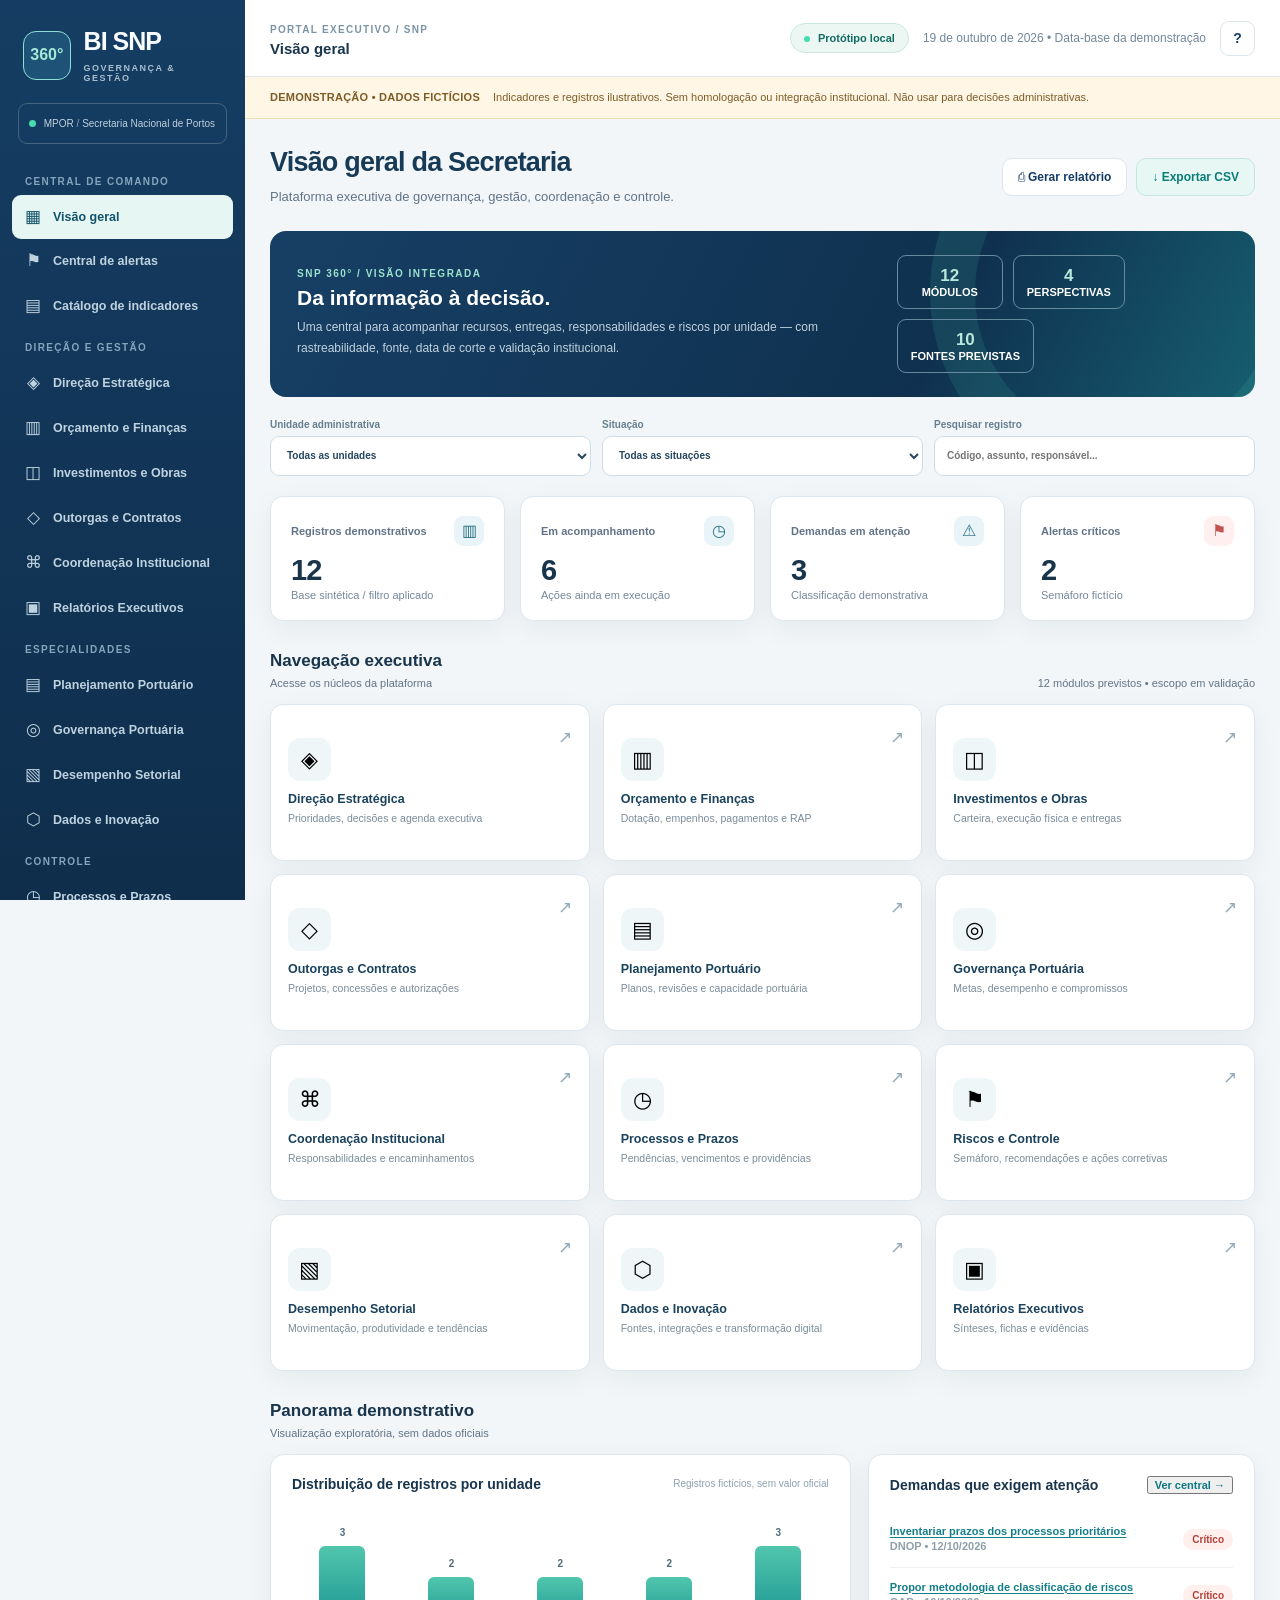
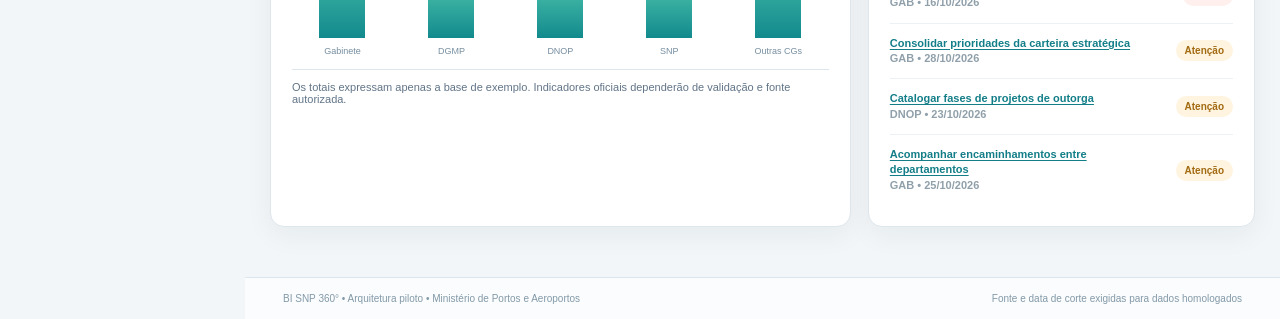
<file: index.html>
<!doctype html>
<html lang="pt-BR">
<head>
  <meta charset="utf-8">
  <meta name="viewport" content="width=device-width, initial-scale=1">
  <meta name="theme-color" content="#153d63">
  <meta name="description" content="Protótipo do BI SNP 360°: Governança e Gestão da Secretaria Nacional de Portos. Ambiente de demonstração sem dados oficiais.">
  <title>BI SNP 360° | Governança e Gestão</title>
  
  <style>
:root{font-family:'DM Sans',Arial,sans-serif;font-synthesis:none;--navy:#153d63;--navy-deep:#102d4a;--teal:#079d95;--teal-soft:#e7f7f4;--bg:#f2f6f8;--paper:#fff;--line:#dde6ed;--muted:#617487;--ink:#19354c;--shadow:0 8px 28px rgba(16,45,74,.055)}*{box-sizing:border-box}html{scroll-behavior:smooth}body{margin:0;background:var(--bg);color:var(--ink);font-size:14px}a{color:inherit}button,select,input{font:inherit}button{cursor:pointer}button:focus-visible,select:focus-visible,input:focus-visible,a:focus-visible{outline:3px solid #6acec0;outline-offset:2px}.skip{position:absolute;left:-9999px;top:5px;z-index:1000;background:#fff;padding:10px}.skip:focus{left:10px}.app-layout{display:flex;min-height:100vh}.sidebar{position:sticky;top:0;align-self:flex-start;height:100vh;overflow:auto;width:268px;flex:0 0 268px;background:linear-gradient(180deg,#153d63,#0f2e4c);color:#f8fcff;display:flex;flex-direction:column;z-index:30}.brand{display:flex;gap:13px;align-items:center;padding:28px 23px 20px}.brand-emblem{width:49px;height:49px;display:grid;place-items:center;border:1px solid #8de1d4;background:#1e5277;border-radius:13px;font-weight:800;color:#a4e8d7;font-size:16px}.brand strong{font-size:25px;font-family:Manrope,sans-serif;letter-spacing:-1px;display:block;line-height:1.1}.brand span{display:block;color:#a9bfce;font-size:9px;letter-spacing:1.5px;margin-top:7px;font-weight:800}.org-sign{margin:0 18px 19px;padding:12px 10px;border:1px solid #45667e;border-radius:9px;color:#bed1df;font-size:10px;line-height:1.5}.org-sign span:not(.org-dot){color:#86a8bf}.org-dot,.signal{width:7px;height:7px;background:#47dbb0;border-radius:50%;display:inline-block;margin-right:5px}.nav-section{margin-top:13px;padding:0 12px}.nav-caption{font-size:10px;color:#85a5bc;text-transform:uppercase;letter-spacing:1.35px;font-weight:800;margin:12px 13px 8px}.nav-link{display:flex;align-items:center;width:100%;gap:11px;color:#bed2df;background:none;border:0;border-radius:9px;padding:11px 12px;text-align:left;font-weight:650;font-size:12.5px;line-height:1.35}.nav-link:hover{background:#245475;color:#fff}.nav-link.active{background:#e6f7f3;color:#12536b;font-weight:800}.nav-icon{width:18px;text-align:center;font-size:17px;flex-shrink:0}.sidebar-foot{margin:auto 14px 16px;border:1px solid #39637c;background:#1a4565;border-radius:12px;padding:16px 15px}.sidebar-foot-label{font-size:9px;letter-spacing:1.5px;color:#91baca;font-weight:800;margin-bottom:6px}.sidebar-foot strong{font-size:12px}.sidebar-foot p{font-size:11px;color:#b6d0dc;line-height:1.6}.side-version{color:#a5bac9;font-size:10px;border-top:1px solid #4e6d83;padding-top:10px;margin-top:11px}.main-shell{flex:1;min-width:0;display:flex;flex-direction:column}.topbar{height:77px;background:#fff;border-bottom:1px solid var(--line);padding:0 38px;display:flex;align-items:center;justify-content:space-between;gap:12px}.topbar-left,.topbar-right{display:flex;align-items:center;gap:16px}.eyebrow{font-size:10px;color:#7b94a5;letter-spacing:1.3px;font-weight:800}.breadcrumb{font-size:15px;font-weight:800;margin-top:4px}.topbar-right{gap:14px}.top-chip{background:#ecf7f3;color:#126c60;font-size:11px;border:1px solid #c8eade;padding:8px 13px;border-radius:999px;font-weight:800}.signal{width:6px;height:6px}.date-chip{font-size:12px;color:#71879a}.icon-button{border:1px solid var(--line);border-radius:9px;width:35px;height:35px;background:#fff;font-weight:800;color:var(--navy)}.mobile-menu{display:none}.demo-banner{background:#fff6e6;padding:12px 38px;border-bottom:1px solid #f0ddba;color:#7d5c24;display:flex;align-items:center;gap:13px;font-size:11px;line-height:1.5}.demo-banner strong{letter-spacing:.25px;white-space:nowrap}.page{padding:30px 38px 60px;width:100%;max-width:1660px;margin:0 auto;flex:1}.page-title{font-family:Manrope,sans-serif;font-size:27px;letter-spacing:-.8px;margin:0 0 8px;font-weight:800;color:#173a56}.page-sub{color:var(--muted);font-size:13px;line-height:1.65;margin:0}.header-flex{display:flex;align-items:center;justify-content:space-between;gap:14px;margin-bottom:24px}.header-actions{display:flex;gap:9px;flex-wrap:wrap}.btn{border:1px solid var(--line);background:#fff;color:var(--navy);padding:11px 15px;border-radius:10px;font-size:12px;font-weight:800;display:inline-flex;gap:8px;align-items:center;justify-content:center}.btn:hover{border-color:#9fb3c3;background:#f9fbfc}.btn.primary{background:var(--navy);color:white;border-color:var(--navy)}.btn.primary:hover{background:#24608a}.btn.light{background:var(--teal-soft);border-color:#c3e7de;color:#087d77}.overview-hero{display:flex;justify-content:space-between;gap:35px;align-items:center;background:linear-gradient(118deg,#173f65,#0f314f 68%,#165d6f);color:white;border-radius:16px;padding:24px 27px;overflow:hidden;position:relative;margin-bottom:22px}.overview-hero:after{content:'';position:absolute;width:300px;height:300px;border:45px solid rgba(83,225,193,.11);border-radius:50%;right:-65px;top:-133px}.hero-kicker{font-size:10px;color:#9be2cd;font-weight:800;letter-spacing:1.5px;text-transform:uppercase}.hero-title{font:800 21px Manrope,sans-serif;margin:7px 0}.hero-text{max-width:640px;color:#c0d2de;font-size:12px;line-height:1.75;margin:0}.hero-pills{display:flex;gap:10px;flex-wrap:wrap;position:relative;z-index:1}.hero-pill{border:1px solid #668ba1;border-radius:9px;padding:10px 13px;font-size:11px;font-weight:800;min-width:106px;text-align:center}.hero-pill b{display:block;color:#b8e7dc;font-size:17px}.kpi-grid{display:grid;grid-template-columns:repeat(4,minmax(0,1fr));gap:15px;margin:20px 0 26px}.kpi{background:var(--paper);border:1px solid var(--line);border-radius:13px;box-shadow:var(--shadow);padding:19px 20px;min-height:125px}.kpi-head{display:flex;align-items:center;justify-content:space-between;color:var(--muted);font-size:11px;font-weight:800;gap:10px}.kpi-icon{border-radius:9px;width:30px;height:30px;display:grid;place-items:center;font-size:16px;background:#e8f4f7;color:#2a7187}.kpi-value{font:800 29px Manrope,sans-serif;letter-spacing:-1px;margin:8px 0 2px}.kpi-desc{font-size:11px;color:#75889a}.kpi:nth-child(4) .kpi-icon{background:#fff0ef;color:#c1544f}.section-row{display:flex;justify-content:space-between;align-items:end;gap:12px;margin:30px 0 15px}.section-title{font:800 17px Manrope,sans-serif;margin:0}.section-sub{color:var(--muted);font-size:11px;margin-top:6px}.tiny-link{font-size:11px;font-weight:800;color:#0c7982;text-decoration:none}.tiny-link:hover{text-decoration:underline}.module-grid{display:grid;grid-template-columns:repeat(4,minmax(0,1fr));gap:13px}.module-card{text-align:left;background:#fff;padding:19px 17px;border:1px solid var(--line);border-radius:13px;min-height:157px;position:relative;box-shadow:var(--shadow);transition:transform .2s,box-shadow .2s}.module-card:hover{transform:translateY(-3px);box-shadow:0 12px 26px rgba(22,60,88,.12);border-color:#9acac7}.module-card .mod-icon{font-size:22px;background:#eff6f8;display:inline-grid;place-items:center;width:43px;height:43px;border-radius:12px;margin-bottom:11px}.module-card .mod-title{display:block;color:#1a425c;font:800 12.5px Manrope,sans-serif}.module-card .mod-sub{display:block;color:#7a8c9b;font-size:10.5px;margin-top:5px;line-height:1.5}.module-card .mod-arrow{position:absolute;right:17px;top:22px;color:#90a9b9;font-size:17px}.layout-2{display:grid;grid-template-columns:minmax(0,1.35fr) minmax(280px,.9fr);gap:17px}.panel{border:1px solid var(--line);background:#fff;border-radius:14px;padding:21px;box-shadow:var(--shadow);min-width:0}.panel-head{display:flex;justify-content:space-between;align-items:center;gap:9px;margin-bottom:18px}.panel h3{font:800 14px Manrope,sans-serif;margin:0}.panel-note{font-size:10px;color:#8ca1af}.chart-bars{display:flex;align-items:flex-end;justify-content:space-around;gap:12px;min-height:160px;border-bottom:1px solid var(--line);padding:12px 2px 0}.chart-col{flex:1;display:flex;flex-direction:column;align-items:center;gap:8px;justify-content:end;height:146px}.bar{width:min(70%,46px);background:linear-gradient(0deg,#128a8d,#51c6ad);border-radius:6px 6px 0 0;min-height:5px;transition:height .2s}.chart-val{font-size:10px;color:#516c7e;font-weight:800}.chart-label{font-size:9px;color:#758d9f;max-width:80px;text-align:center;line-height:1.3;height:23px}.risk-row{display:flex;align-items:center;gap:10px;padding:12px 0;border-bottom:1px solid #edf1f4;font-size:11px}.risk-row:last-child{border-bottom:0}.risk-title{flex:1;font-weight:700;line-height:1.4}.risk-meta{color:#90a0aa}.badge-risk{border-radius:99px;font-size:10px;padding:5px 9px;font-weight:800;display:inline-block;white-space:nowrap}.badge-risk.critico{background:#fff0ee;color:#b43d38}.badge-risk.atencao{background:#fff4df;color:#a26a12}.badge-risk.regular{background:#e4f6ee;color:#1d8564}.badge-risk.dados_pendentes{background:#edf1f5;color:#5f7483}.filters{display:grid;grid-template-columns:repeat(3,minmax(0,1fr));gap:11px;margin:0 0 20px}.filter-field{display:block;font-weight:800;font-size:10px;color:#647f90}.filter-field select,.filter-field input{display:block;width:100%;padding:11px 12px;margin-top:6px;border:1px solid #cfdce5;border-radius:9px;background:#fff;color:#25465e;min-height:40px;outline-offset:2px}.table-wrap{overflow-x:auto}.data-table{width:100%;border-collapse:collapse;min-width:760px}.data-table th{font-size:10px;letter-spacing:.5px;color:#6e8695;text-transform:uppercase;background:#f4f8fa;text-align:left;padding:13px 12px;border-bottom:1px solid var(--line)}.data-table td{font-size:11px;color:#506c7e;padding:15px 12px;border-bottom:1px solid #eaf0f3;vertical-align:middle}.data-table td strong{color:#203f59}.data-table tbody tr:hover{background:#f8fbfc}.table-link{border:none;background:transparent;color:#137e88;text-decoration:underline;text-underline-offset:2px;text-align:left;font-size:11px;font-weight:750;padding:0;max-width:330px}.small-caps{color:#869ba9;font-weight:800;font-size:10px}.empty-state{text-align:center;padding:55px 20px;color:#657e91;line-height:1.8}.empty-icon{font-size:38px;display:block;margin-bottom:9px}.notice{padding:13px 15px;border-radius:9px;background:#edf6f9;border:1px solid #d2e8f0;color:#4b7789;font-size:11px;line-height:1.6;margin-bottom:15px}.notice.warning{background:#fff7e6;border-color:#f1dfba;color:#8e6527}.source-grid{display:grid;grid-template-columns:repeat(2,minmax(0,1fr));gap:12px}.source-card{border:1px solid var(--line);padding:17px;border-radius:11px;background:#fff}.source-card strong{display:block;margin-bottom:6px}.source-card p{font-size:11px;line-height:1.6;color:#748a9a;margin:0}.chip{display:inline-block;font-size:10px;padding:4px 8px;background:#eff5f8;color:#40647d;border-radius:99px;margin-top:9px}.catalogue-grid{display:grid;grid-template-columns:repeat(2,minmax(0,1fr));gap:13px}.indicator-card{background:#fff;border:1px solid var(--line);border-radius:11px;padding:17px}.indicator-card h4{margin:0 0 7px;font-size:12px}.indicator-card p{margin:0;color:#738999;font-size:11px;line-height:1.65}.indicator-meta{display:flex;gap:6px;flex-wrap:wrap;margin-top:11px}.details-list{display:grid;grid-template-columns:repeat(2,1fr);gap:14px}.detail-field{padding:12px;background:#f6f9fa;border-radius:8px;word-break:break-word}.detail-field small{display:block;font-size:10px;color:#8094a2;font-weight:800;text-transform:uppercase;margin-bottom:5px}.detail-field strong{font-size:12px;font-weight:700}.detail-field.wide{grid-column:1/-1}.detail-dialog{border:0;max-width:680px;width:calc(100% - 30px);padding:28px;border-radius:17px;box-shadow:0 22px 75px #102d4a55;color:var(--ink)}.detail-dialog::backdrop{background:#081e34a8}.close-dialog{position:absolute;right:15px;top:13px;border:0;background:#eff4f7;color:#385d78;border-radius:8px;width:30px;height:30px;font-size:23px}.detail-dialog h2{font:800 21px Manrope,sans-serif;line-height:1.4;padding-right:22px}.dialog-overline{font-size:10px;letter-spacing:1px;color:#0b8e8a;font-weight:800}.report-body{padding:20px;line-height:1.65}.report-body h3{margin:25px 0 10px;color:var(--navy)}.report-body p{font-size:12px}.report-body table{width:100%;border-collapse:collapse;font-size:11px}.report-body th,.report-body td{border:1px solid #d4e1e7;padding:8px;text-align:left}.report-body th{background:#edf4f7}.report-mark{border-left:4px solid #d18f2b;background:#fff5e6;padding:12px;font-size:11px}.toast{position:fixed;bottom:20px;right:20px;background:#153d63;color:white;box-shadow:0 8px 25px #112d4a44;padding:12px 17px;border-radius:9px;font-size:12px;opacity:0;pointer-events:none;transform:translateY(15px);transition:.2s;z-index:100}.toast.show{opacity:1;transform:translateY(0)}.footer{padding:15px 38px;border-top:1px solid var(--line);display:flex;justify-content:space-between;gap:10px;color:#8299a8;font-size:10px;background:#fbfcfd}.method-item{display:flex;gap:12px;align-items:flex-start;border-bottom:1px solid #e6eef1;padding:13px 0}.method-index{background:#e7f6f2;color:#19827a;border-radius:8px;padding:7px 10px;font-weight:800}.method-item strong{display:block;font-size:12px}.method-item p{font-size:11px;color:#667c8d;margin:4px 0;line-height:1.6}.small{font-size:11px;color:var(--muted)}.no-records{font-weight:800;color:#546f81}.searchbar{background:#fff;border:1px solid var(--line);padding:10px 13px;display:flex;gap:6px;border-radius:10px;min-width:240px}.searchbar input{border:0;outline:0;min-width:0;flex:1;color:var(--ink)}@media(max-width:1280px){.module-grid{grid-template-columns:repeat(3,minmax(0,1fr))}.page{padding:28px 25px 50px}.topbar,.demo-banner{padding-left:25px;padding-right:25px}.sidebar{width:245px;flex-basis:245px}}@media(max-width:1050px){.module-grid{grid-template-columns:repeat(2,minmax(0,1fr))}.kpi-grid{grid-template-columns:repeat(2,minmax(0,1fr))}.overview-hero{display:block}.hero-pills{margin-top:14px}.layout-2{grid-template-columns:1fr}}@media(max-width:800px){.sidebar{position:fixed;left:-275px;transition:left .18s;width:265px}.sidebar.open{left:0;box-shadow:8px 0 35px #091d2c65}.mobile-menu{display:block}.topbar-right .date-chip{display:none}.filters{grid-template-columns:1fr 1fr}.demo-banner{display:block}.demo-banner strong{display:block;margin-bottom:4px}}@media(max-width:540px){.page{padding:20px 15px 40px}.topbar{padding:0 15px}.demo-banner{padding:11px 15px}.page-title{font-size:23px}.module-grid,.kpi-grid,.filters,.catalogue-grid,.source-grid{grid-template-columns:1fr}.module-card{min-height:115px}.header-flex{display:block}.header-actions{margin-top:15px}.top-chip{display:none}.footer{padding:14px 15px;display:block}.footer span{display:block;margin-bottom:4px}.details-list{grid-template-columns:1fr}.detail-field.wide{grid-column:auto}}@media print{.sidebar,.topbar,.demo-banner,.footer,.header-actions,.filters,.section-row,.module-grid,.kpi-grid,.detail-dialog,.toast,.no-print{display:none!important}.page{padding:0}.panel{border:0;box-shadow:none}.report-body{padding:0}body{background:white}}

</style>
  <script>window.__SNP_DEMO_DATA__={"metadata":{"name":"BI SNP 360\u00b0 \u2014 demonstra\u00e7\u00e3o de arquitetura e interface","environment":"DEMONSTRACAO","synthetic":true,"reference_date":"2026-10-19","last_updated":"2026-10-19","publisher":"Prot\u00f3tipo t\u00e9cnico \u2014 sem homologa\u00e7\u00e3o institucional","disclaimer":"TODOS OS REGISTROS E VALORES ABAIXO S\u00c3O FICT\u00cdCIOS. N\u00e3o representam informa\u00e7\u00f5es do MPOR/SNP e n\u00e3o podem fundamentar decis\u00f5es."},"units":[{"code":"SNP","name":"Secretaria Nacional de Portos"},{"code":"GAB","name":"Gabinete SNP"},{"code":"DGMP","name":"Departamento de Gest\u00e3o e Moderniza\u00e7\u00e3o Portu\u00e1ria"},{"code":"DNOP","name":"Departamento de Novas Outorgas e Pol\u00edticas Regulat\u00f3rias Portu\u00e1rias"},{"code":"CGPP","name":"CG de Planejamento Portu\u00e1rio (vincula\u00e7\u00e3o a validar)"},{"code":"CGGP","name":"CG de Governan\u00e7a Portu\u00e1ria (vincula\u00e7\u00e3o a validar)"},{"code":"CGITD","name":"CG de Inova\u00e7\u00e3o Portu\u00e1ria e Transforma\u00e7\u00e3o Digital (vincula\u00e7\u00e3o a validar)"},{"code":"CGM","name":"CG de Modelagem (vincula\u00e7\u00e3o a validar)"},{"code":"CGAP","name":"CG de Arrendamentos Portu\u00e1rios (vincula\u00e7\u00e3o a validar)"},{"code":"CGAUT","name":"CG de Autoriza\u00e7\u00f5es Portu\u00e1rias (vincula\u00e7\u00e3o a validar)"}],"sources":[{"id":"SEI","name":"SEI/MPOR","mode":"Autoriza\u00e7\u00e3o e integra\u00e7\u00e3o pendentes","category":"interna"},{"id":"SIOP","name":"SIOP","mode":"Extra\u00e7\u00e3o autorizada pendente","category":"institucional"},{"id":"SIAFI","name":"SIAFI / Tesouro Gerencial","mode":"Credenciamento pendente","category":"restrita"},{"id":"TRANSF","name":"Transferegov","mode":"Conector a especificar","category":"institucional"},{"id":"OBRAS","name":"Obrasgov","mode":"Conector a especificar","category":"institucional"},{"id":"ANTAQ","name":"ANTAQ","mode":"Dados abertos sob valida\u00e7\u00e3o","category":"publica"},{"id":"INFRA","name":"MPOR / Infra S.A.","mode":"Levantamento pendente","category":"institucional"},{"id":"AP","name":"Autoridades Portu\u00e1rias","mode":"Acordos de fornecimento pendentes","category":"institucional"},{"id":"PNCP","name":"Compras.gov.br / PNCP","mode":"Dados abertos sob valida\u00e7\u00e3o","category":"publica"},{"id":"CONTROLE","name":"TCU / CGU","mode":"Conector a especificar","category":"publica"}],"records":[{"id":"DEMO-001","module":"direcao","title":"Consolidar prioridades da carteira estrat\u00e9gica","unit":"GAB","status":"em_andamento","risk":"atencao","due_date":"2026-10-28","responsible":"Ponto focal ilustrativo","next_action":"Validar lista de prioridades","decision":"Definir ordem de avalia\u00e7\u00e3o","source":"SEI","validation":"pendente","evidence_url":"","amount":null},{"id":"DEMO-002","module":"orcamento","title":"Conferir matriz de a\u00e7\u00f5es e planos or\u00e7ament\u00e1rios","unit":"SNP","status":"pendente","risk":"dados_pendentes","due_date":"2026-11-03","responsible":"Equipe ilustrativa","next_action":"Solicitar extra\u00e7\u00e3o autorizada","decision":"Homologar regra de vincula\u00e7\u00e3o","source":"SIOP","validation":"pendente","evidence_url":"","amount":null},{"id":"DEMO-003","module":"investimentos","title":"Revisar o cadastro mestre de empreendimentos","unit":"DGMP","status":"em_andamento","risk":"regular","due_date":"2026-11-12","responsible":"Equipe ilustrativa","next_action":"Conciliar identificadores","decision":"Validar estrutura cadastral","source":"OBRAS","validation":"pendente","evidence_url":"","amount":null},{"id":"DEMO-004","module":"outorgas","title":"Catalogar fases de projetos de outorga","unit":"DNOP","status":"em_andamento","risk":"atencao","due_date":"2026-10-23","responsible":"Ponto focal ilustrativo","next_action":"Definir campos do funil","decision":"Aprovar etapas padronizadas","source":"SEI","validation":"pendente","evidence_url":"","amount":null},{"id":"DEMO-005","module":"planejamento","title":"Mapear ciclos de revis\u00e3o de planos portu\u00e1rios","unit":"CGPP","status":"pendente","risk":"dados_pendentes","due_date":"2026-11-05","responsible":"Equipe ilustrativa","next_action":"Definir invent\u00e1rio de planos","decision":"Validar v\u00ednculo da unidade","source":"INFRA","validation":"pendente","evidence_url":"","amount":null},{"id":"DEMO-006","module":"governanca","title":"Estruturar matriz de compromissos e indicadores","unit":"CGGP","status":"em_andamento","risk":"regular","due_date":"2026-11-15","responsible":"Ponto focal ilustrativo","next_action":"Apresentar primeira vers\u00e3o","decision":"Validar crit\u00e9rios","source":"AP","validation":"pendente","evidence_url":"","amount":null},{"id":"DEMO-007","module":"coordenacao","title":"Acompanhar encaminhamentos entre departamentos","unit":"GAB","status":"em_andamento","risk":"atencao","due_date":"2026-10-25","responsible":"Equipe ilustrativa","next_action":"Confirmar respons\u00e1veis","decision":"Priorizar pend\u00eancias","source":"SEI","validation":"pendente","evidence_url":"","amount":null},{"id":"DEMO-008","module":"processos","title":"Inventariar prazos dos processos priorit\u00e1rios","unit":"DNOP","status":"pendente","risk":"critico","due_date":"2026-10-12","responsible":"Equipe ilustrativa","next_action":"Revisar pend\u00eancias vencidas","decision":"Determinar provid\u00eancia","source":"SEI","validation":"pendente","evidence_url":"","amount":null},{"id":"DEMO-009","module":"riscos","title":"Propor metodologia de classifica\u00e7\u00e3o de riscos","unit":"GAB","status":"pendente","risk":"critico","due_date":"2026-10-16","responsible":"Equipe ilustrativa","next_action":"Submeter regra para homologa\u00e7\u00e3o","decision":"Aprovar par\u00e2metros do sem\u00e1foro","source":"CONTROLE","validation":"pendente","evidence_url":"","amount":null},{"id":"DEMO-010","module":"desempenho","title":"Padronizar indicadores de movimenta\u00e7\u00e3o portu\u00e1ria","unit":"DGMP","status":"em_andamento","risk":"regular","due_date":"2026-11-20","responsible":"Equipe ilustrativa","next_action":"Validar fonte e unidade de medida","decision":"Homologar defini\u00e7\u00f5es","source":"ANTAQ","validation":"pendente","evidence_url":"","amount":null},{"id":"DEMO-011","module":"inovacao","title":"Definir cat\u00e1logo de integra\u00e7\u00f5es e produtos digitais","unit":"CGITD","status":"pendente","risk":"dados_pendentes","due_date":"2026-11-30","responsible":"Equipe ilustrativa","next_action":"Levantar requisitos com TI","decision":"Aprovar arquitetura de integra\u00e7\u00e3o","source":"INFRA","validation":"pendente","evidence_url":"","amount":null},{"id":"DEMO-012","module":"relatorios","title":"Criar formato padr\u00e3o de briefing executivo","unit":"SNP","status":"concluido","risk":"regular","due_date":"2026-10-30","responsible":"Equipe ilustrativa","next_action":"Solicitar valida\u00e7\u00e3o da dire\u00e7\u00e3o","decision":"Homologar modelo","source":"SEI","validation":"pendente","evidence_url":"","amount":null}]};</script>
<script type="module">
/* BI SNP 360° • Public demonstration. NEVER bundle internal data, tokens, or SEI exports here. */
'use strict';
const MODULES = [
  { id:'direcao', name:'Direção Estratégica', short:'Prioridades, decisões e agenda executiva', icon:'◈', group:'estrategia', owner:'GAB', indicators:['prioridades_ativas','decisoes_pendentes']},
  { id:'orcamento', name:'Orçamento e Finanças', short:'Dotação, empenhos, pagamentos e RAP', icon:'▥', group:'gestao', owner:'SNP', indicators:['dotacao_atualizada','empenhado','liquidado','pago','rap']},
  { id:'investimentos', name:'Investimentos e Obras', short:'Carteira, execução física e entregas', icon:'◫', group:'gestao', owner:'DGMP', indicators:['investimentos_previstos','execucao_fisica']},
  { id:'outorgas', name:'Outorgas e Contratos', short:'Projetos, concessões e autorizações', icon:'◇', group:'gestao', owner:'DNOP', indicators:['projetos_por_fase','marcos_contratuais']},
  { id:'planejamento', name:'Planejamento Portuário', short:'Planos, revisões e capacidade portuária', icon:'▤', group:'especialidades', owner:'CGPP', indicators:['planos_vigentes','revisoes']},
  { id:'governanca', name:'Governança Portuária', short:'Metas, desempenho e compromissos', icon:'◎', group:'especialidades', owner:'CGGP', indicators:['metas_atendidas']},
  { id:'coordenacao', name:'Coordenação Institucional', short:'Responsabilidades e encaminhamentos', icon:'⌘', group:'estrategia', owner:'GAB', indicators:['demandas_por_unidade']},
  { id:'processos', name:'Processos e Prazos', short:'Pendências, vencimentos e providências', icon:'◷', group:'controle', owner:'SNP', indicators:['processos_atrasados']},
  { id:'riscos', name:'Riscos e Controle', short:'Semáforo, recomendações e ações corretivas', icon:'⚑', group:'controle', owner:'SNP', indicators:['riscos_criticos']},
  { id:'desempenho', name:'Desempenho Setorial', short:'Movimentação, produtividade e tendências', icon:'▧', group:'especialidades', owner:'DGMP', indicators:['movimentacao_cargas']},
  { id:'inovacao', name:'Dados e Inovação', short:'Fontes, integrações e transformação digital', icon:'⬡', group:'especialidades', owner:'CGITD', indicators:['bases_integradas']},
  { id:'relatorios', name:'Relatórios Executivos', short:'Sínteses, fichas e evidências', icon:'▣', group:'estrategia', owner:'SNP', indicators:[]},
];
const INDICATORS = [
  {id:'prioridades_ativas',name:'Prioridades estratégicas ativas',module:'direcao',formula:'Contagem de prioridades com situação ativa e validação vigente',unit:'quantidade',frequency:'semanal',source:'SEI',owner:'GAB'},
  {id:'decisoes_pendentes',name:'Decisões superiores pendentes',module:'direcao',formula:'Contagem de decisões sem deliberação registrada',unit:'quantidade',frequency:'semanal',source:'SEI',owner:'GAB'},
  {id:'dotacao_atualizada',name:'Dotação atualizada',module:'orcamento',formula:'Dotação inicial + créditos adicionais − cancelamentos (conforme dicionário homologado)',unit:'BRL',frequency:'mensal',source:'SIOP',owner:'SNP'},
  {id:'empenhado',name:'Valor empenhado',module:'orcamento',formula:'Somatório de empenhos válidos conforme situação e período homologados',unit:'BRL',frequency:'mensal',source:'SIAFI',owner:'SNP'},
  {id:'liquidado',name:'Valor liquidado',module:'orcamento',formula:'Somatório de liquidações conforme data de corte e regra homologada',unit:'BRL',frequency:'mensal',source:'SIAFI',owner:'SNP'},
  {id:'pago',name:'Valor pago',module:'orcamento',formula:'Somatório de pagamentos efetivos conforme fonte oficial',unit:'BRL',frequency:'mensal',source:'SIAFI',owner:'SNP'},
  {id:'rap',name:'Restos a pagar',module:'orcamento',formula:'Saldo RAP por exercício de inscrição, com distinção entre inscritos, pagos e cancelados',unit:'BRL',frequency:'mensal',source:'SIAFI',owner:'SNP'},
  {id:'investimentos_previstos',name:'Investimentos previstos',module:'investimentos',formula:'Soma dos valores previstos de empreendimentos cadastrados e conciliados',unit:'BRL',frequency:'mensal',source:'OBRAS',owner:'DGMP'},
  {id:'execucao_fisica',name:'Execução física',module:'investimentos',formula:'Percentual de avanço físico apurado por metodologia validada',unit:'%',frequency:'mensal',source:'OBRAS',owner:'DGMP'},
  {id:'projetos_por_fase',name:'Projetos de outorga por fase',module:'outorgas',formula:'Quantidade distinta de projetos por fase homologada',unit:'quantidade',frequency:'mensal',source:'SEI',owner:'DNOP'},
  {id:'marcos_contratuais',name:'Marcos contratuais a vencer',module:'outorgas',formula:'Quantidade de marcos com vencimento dentro da janela definida',unit:'quantidade',frequency:'semanal',source:'SEI',owner:'DNOP'},
  {id:'planos_vigentes',name:'Planos portuários vigentes',module:'planejamento',formula:'Quantidade de planos vigentes no corte segundo atos e datas verificáveis',unit:'quantidade',frequency:'trimestral',source:'INFRA',owner:'CGPP'},
  {id:'revisoes',name:'Revisões de planos pendentes',module:'planejamento',formula:'Quantidade de planos que requerem revisão no período',unit:'quantidade',frequency:'trimestral',source:'INFRA',owner:'CGPP'},
  {id:'metas_atendidas',name:'Metas pactuadas atendidas',module:'governanca',formula:'Metas atendidas / metas aplicáveis (desconsiderando não aplicáveis)',unit:'%',frequency:'trimestral',source:'AP',owner:'CGGP'},
  {id:'demandas_por_unidade',name:'Demandas por unidade',module:'coordenacao',formula:'Contagem de demandas distintas por unidade proprietária',unit:'quantidade',frequency:'semanal',source:'SEI',owner:'GAB'},
  {id:'processos_atrasados',name:'Processos com prazo excedido',module:'processos',formula:'Contagem de processos não concluídos cujo prazo final antecede a data de corte',unit:'quantidade',frequency:'diária',source:'SEI',owner:'SNP'},
  {id:'riscos_criticos',name:'Riscos críticos abertos',module:'riscos',formula:'Contagem de riscos classificados e homologados como críticos e sem encerramento validado',unit:'quantidade',frequency:'semanal',source:'CONTROLE',owner:'SNP'},
  {id:'movimentacao_cargas',name:'Movimentação de cargas',module:'desempenho',formula:'Somatório de toneladas movimentadas conforme escopo portuário e metodologia ANTAQ',unit:'toneladas',frequency:'mensal',source:'ANTAQ',owner:'DGMP'},
  {id:'bases_integradas',name:'Bases com integração homologada',module:'inovacao',formula:'Contagem de fontes em produção com processo de qualidade e documentação aprovados',unit:'quantidade',frequency:'mensal',source:'INFRA',owner:'CGITD'},
];
const ALERTS = {regular:'Regular',atencao:'Atenção',critico:'Crítico',dados_pendentes:'Dados pendentes'};
const STATUS = {pendente:'Pendente',em_andamento:'Em andamento',concluido:'Concluído',suspenso:'Suspenso'};
const initial = {view:'home',unit:'all',status:'all',search:'',dataset:null,preview:[],imported:false};
const state = {...initial};
const $ = (s)=>document.querySelector(s);
const esc = (value)=>String(value??'—').replace(/[&<>"']/g, c=>({'&':'&amp;','<':'&lt;','>':'&gt;','"':'&quot;',"'":'&#39;'}[c]));
const strDate = s=>s ? new Date(`${s}T12:00:00`).toLocaleDateString('pt-BR'):'—';
const today = ()=>new Date('2026-10-19T12:00:00'); // Pilot demonstration is explicitly anchored to published demo date.
const allRecords = ()=>[...(state.dataset?.records||[]),...state.preview];
const unitName = u=>state.dataset?.units.find(x=>x.code===u)?.name || u || '—';
const moduleById = id=>MODULES.find(m=>m.id===id);
const currentRecords = (module=null)=>allRecords().filter(r=>(!module||r.module===module)&& (state.unit==='all'||state.unit===r.unit) && (state.status==='all'||state.status===r.status) && (!state.search||[r.id,r.title,r.unit,r.responsible,r.next_action].some(v=>String(v??'').toLocaleLowerCase('pt-BR').includes(state.search.toLocaleLowerCase('pt-BR')))));
const getAlerts = rs=>({critico:rs.filter(r=>r.risk==='critico').length,atencao:rs.filter(r=>r.risk==='atencao').length,dados_pendentes:rs.filter(r=>r.risk==='dados_pendentes').length,regular:rs.filter(r=>r.risk==='regular').length});
const toast = msg=>{const el=$('#toast');el.textContent=msg;el.classList.add('show');clearTimeout(window.__toastTimer);window.__toastTimer=setTimeout(()=>el.classList.remove('show'),3700)};
function navigation(){const menus=[['CENTRAL DE COMANDO',[['home','Visão geral','▦'],['alerts','Central de alertas','⚑'],['catalog','Catálogo de indicadores','▤']]],['DIREÇÃO E GESTÃO',MODULES.filter(m=>['estrategia','gestao'].includes(m.group)).map(m=>[m.id,m.name,m.icon])],['ESPECIALIDADES',MODULES.filter(m=>m.group==='especialidades').map(m=>[m.id,m.name,m.icon])],['CONTROLE',MODULES.filter(m=>m.group==='controle').map(m=>[m.id,m.name,m.icon])],['BASES E GOVERNANÇA',[['sources','Fontes de dados','⬡'],['method','Método e segurança','◈']]]];$('#navigation').innerHTML=menus.map(([title,items])=>`<div class="nav-section"><div class="nav-caption">${title}</div>${items.map(([id,label,icon])=>`<button type="button" class="nav-link ${state.view===id?'active':''}" data-view="${id}"><span class="nav-icon">${icon}</span><span>${esc(label)}</span></button>`).join('')}</div>`).join('')}
function header(title,sub,buttons=''){return `<div class="header-flex"><div><h1 class="page-title">${esc(title)}</h1><p class="page-sub">${esc(sub)}</p></div><div class="header-actions">${buttons}</div></div>`}
const button=(id,label,extra='')=>`<button type="button" class="btn ${extra}" data-action="${id}">${label}</button>`;
function kpis(rs){const a=getAlerts(rs);return `<div class="kpi-grid"><div class="kpi"><div class="kpi-head">Registros demonstrativos<span class="kpi-icon">▥</span></div><div class="kpi-value">${rs.length}</div><div class="kpi-desc">Base sintética / filtro aplicado</div></div><div class="kpi"><div class="kpi-head">Em acompanhamento<span class="kpi-icon">◷</span></div><div class="kpi-value">${rs.filter(r=>r.status==='em_andamento').length}</div><div class="kpi-desc">Ações ainda em execução</div></div><div class="kpi"><div class="kpi-head">Demandas em atenção<span class="kpi-icon">⚠</span></div><div class="kpi-value">${a.atencao}</div><div class="kpi-desc">Classificação demonstrativa</div></div><div class="kpi"><div class="kpi-head">Alertas críticos<span class="kpi-icon">⚑</span></div><div class="kpi-value">${a.critico}</div><div class="kpi-desc">Semáforo fictício</div></div></div>`}
function riskBadge(s){return `<span class="badge-risk ${esc(s)}">${esc(ALERTS[s]||'Não classificado')}</span>`}
function filters(){return `<div class="filters"><label class="filter-field">Unidade administrativa<select data-filter="unit"><option value="all">Todas as unidades</option>${(state.dataset?.units||[]).map(u=>`<option ${state.unit===u.code?'selected':''} value="${esc(u.code)}">${esc(u.name)}</option>`).join('')}</select></label><label class="filter-field">Situação<select data-filter="status"><option value="all">Todas as situações</option>${Object.entries(STATUS).map(([k,v])=>`<option ${state.status===k?'selected':''} value="${k}">${v}</option>`).join('')}</select></label><label class="filter-field">Pesquisar registro<input data-filter="search" placeholder="Código, assunto, responsável..." value="${esc(state.search)}" autocomplete="off"></label></div>`}
function table(rs){if(!rs.length)return `<div class="empty-state"><span class="empty-icon">⌕</span><strong>Nenhum registro para o filtro atual.</strong><div>Não é evidência de ausência de demandas. Consulte a fonte de origem.</div></div>`;return `<div class="table-wrap"><table class="data-table"><thead><tr><th>ID / Assunto</th><th>Unidade</th><th>Situação</th><th>Semáforo</th><th>Prazo</th><th>Fonte</th><th>Acesso</th></tr></thead><tbody>${rs.map(r=>`<tr><td><div class="small-caps">${esc(r.id)}</div><button type="button" class="table-link" data-detail="${esc(r.id)}">${esc(r.title)}</button></td><td title="${esc(unitName(r.unit))}">${esc(r.unit)}</td><td>${esc(STATUS[r.status]||r.status)}</td><td>${riskBadge(r.risk)}</td><td>${strDate(r.due_date)}</td><td>${esc(r.source)}</td><td><button type="button" class="btn" data-detail="${esc(r.id)}">Detalhes ↗</button></td></tr>`).join('')}</tbody></table></div>`}
function modules(){return `<div class="module-grid">${MODULES.map(m=>`<button type="button" data-view="${m.id}" class="module-card"><span class="mod-arrow">↗</span><span class="mod-icon">${m.icon}</span><span class="mod-title">${esc(m.name)}</span><span class="mod-sub">${esc(m.short)}</span></button>`).join('')}</div>`}
function chart(rs){const groups=[['GAB','Gabinete'],['DGMP','DGMP'],['DNOP','DNOP'],['SNP','SNP'],['OUTRAS','Outras CGs']];const vals=groups.map(([id])=>rs.filter(r=>id==='OUTRAS'?!['SNP','GAB','DGMP','DNOP'].includes(r.unit):r.unit===id).length);const mx=Math.max(1,...vals);return `<div class="panel"><div class="panel-head"><h3>Distribuição de registros por unidade</h3><span class="panel-note">Registros fictícios, sem valor oficial</span></div><div class="chart-bars">${groups.map(([id,name],i)=>`<div class="chart-col"><div class="chart-val">${vals[i]}</div><div class="bar" style="height:${Math.max(4,Math.round(vals[i]/mx*92))}px" aria-label="${esc(name)} ${vals[i]} registros"></div><div class="chart-label">${esc(name)}</div></div>`).join('')}</div><p class="small">Os totais expressam apenas a base de exemplo. Indicadores oficiais dependerão de validação e fonte autorizada.</p></div>`}
function topAlerts(rs){const list=rs.filter(r=>r.risk!=='regular').sort((a,b)=>({critico:0,atencao:1,dados_pendentes:2}[a.risk]??3)-({critico:0,atencao:1,dados_pendentes:2}[b.risk]??3)).slice(0,5);return `<div class="panel"><div class="panel-head"><h3>Demandas que exigem atenção</h3><button class="tiny-link" data-view="alerts" type="button">Ver central →</button></div>${list.length?list.map(r=>`<div class="risk-row"><div class="risk-title"><button class="table-link" data-detail="${esc(r.id)}">${esc(r.title)}</button><div class="risk-meta">${esc(r.unit)} • ${strDate(r.due_date)}</div></div>${riskBadge(r.risk)}</div>`).join(''):'<p class="small">Nenhum alerta na seleção ilustrativa.</p>'}</div>`}
function home(){const rs=currentRecords();return header('Visão geral da Secretaria','Plataforma executiva de governança, gestão, coordenação e controle.',button('report','⎙ Gerar relatório')+button('export','↓ Exportar CSV','light'))+`<section class="overview-hero"><div><div class="hero-kicker">SNP 360° / VISÃO INTEGRADA</div><div class="hero-title">Da informação à decisão.</div><p class="hero-text">Uma central para acompanhar recursos, entregas, responsabilidades e riscos por unidade — com rastreabilidade, fonte, data de corte e validação institucional.</p></div><div class="hero-pills"><div class="hero-pill"><b>12</b>MÓDULOS</div><div class="hero-pill"><b>4</b>PERSPECTIVAS</div><div class="hero-pill"><b>10</b>FONTES PREVISTAS</div></div></section>${filters()}${kpis(rs)}<div class="section-row"><div><h2 class="section-title">Navegação executiva</h2><div class="section-sub">Acesse os núcleos da plataforma</div></div><span class="small">12 módulos previstos • escopo em validação</span></div>${modules()}<div class="section-row"><div><h2 class="section-title">Panorama demonstrativo</h2><div class="section-sub">Visualização exploratória, sem dados oficiais</div></div></div><div class="layout-2">${chart(rs)}${topAlerts(rs)}</div>`}
function moduleView(m){const rs=currentRecords(m.id);const ids=m.indicators.map(id=>INDICATORS.find(i=>i.id===id)).filter(Boolean);return header(m.name,m.short,button('report','⎙ Briefing executivo')+button('export','↓ Exportar CSV','light'))+`<div class="notice warning"><strong>Indicadores oficiais indisponíveis:</strong> as integrações, os conceitos e as regras de conciliação ainda não foram homologados. Os registros abaixo são fictícios e servem apenas para verificar a navegação.</div>${filters()}${kpis(rs)}<div class="section-row"><div><h2 class="section-title">Registros e providências</h2><div class="section-sub">Unidade de referência: ${esc(unitName(m.owner))}. Competências e vinculações devem ser validadas.</div></div></div><div class="panel">${table(rs)}</div><div class="section-row"><h2 class="section-title">Indicadores previstos no catálogo</h2><button class="tiny-link" type="button" data-view="catalog">Catálogo completo →</button></div>${ids.length?`<div class="catalogue-grid">${ids.map(indicatorCard).join('')}</div>`:`<div class="notice">Este módulo utiliza os indicadores homologados dos demais módulos e produz relatórios transversais.</div>`}`}
function indicatorCard(i){return `<article class="indicator-card"><h4>${esc(i.name)}</h4><p><b>Definição preliminar:</b> ${esc(i.formula)}</p><div class="indicator-meta"><span class="chip">Fonte prevista: ${esc(i.source)}</span><span class="chip">${esc(i.frequency)}</span><span class="chip">${esc(i.unit)}</span><span class="chip">Não homologado</span></div></article>`}
function catalog(){return header('Catálogo de indicadores','Fichas metodológicas preliminares; sem valores calculados até a homologação das bases.',button('download-schema','↓ Contrato JSON','light'))+`<div class="notice">Cada indicador deverá possuir <b>fonte, identificador, fórmula, data de corte, periodicidade, responsabilidade, evidência e homologação</b>. Nenhum valor calculado a partir de dados não validados será publicado como consolidado.</div><div class="section-row"><h2 class="section-title">${INDICATORS.length} indicadores especificados</h2></div><div class="catalogue-grid">${INDICATORS.map(indicatorCard).join('')}</div>`}
function alerts(){const rs=currentRecords();const a=getAlerts(rs);const cats=[['critico','Crítico','Desvio confirmado ou risco elevado que demanda ação.'],['atencao','Atenção','Risco de atraso, pendência ou insuficiência relevante.'],['regular','Regular','Execução conforme parâmetros homologados.'],['dados_pendentes','Dados pendentes','Informação ausente, desatualizada ou não validada.']];return header('Central de alertas','Exceções, riscos e pendências com responsáveis e próximas providências.',button('report','⎙ Relatório de alertas'))+`<div class="notice warning">Regra de controle: um alerta somente poderá ser encerrado com providência executada, evidência e validação pela unidade competente. Mudar a cor não encerra o registro.</div>${filters()}<div class="kpi-grid">${cats.map(([k,name,sub])=>`<div class="kpi"><div class="kpi-head">${name}${riskBadge(k)}</div><div class="kpi-value">${a[k]}</div><div class="kpi-desc">${sub}</div></div>`).join('')}</div><div class="section-row"><h2 class="section-title">Fila ilustrativa de exceções</h2></div><div class="panel">${table(rs.filter(r=>r.risk!=='regular'))}</div>`}
function sources(){return header('Fontes e integração de dados','Inventário inicial de sistemas. Nenhuma integração automática está habilitada neste protótipo.',button('download-template','↓ Modelo de cadastro','light'))+`<div class="notice warning"><b>Atenção:</b> SEI, SIAFI, planilhas internas e credenciais não podem ser hospedados em GitHub Pages. Integrações dependem de autorização, perfis e infraestrutura institucionais.</div><div class="source-grid">${(state.dataset?.sources||[]).map(s=>`<article class="source-card"><strong>${esc(s.name)}</strong><p>${esc(s.mode)}</p><span class="chip">${esc(s.category)}</span><span class="chip">Integração pendente</span></article>`).join('')}</div><div class="section-row"><h2 class="section-title">Importação local demonstrativa</h2></div><div class="panel"><p class="small">Importa apenas um CSV de exemplo e mantém os registros em memória nesta aba. Não envia arquivos a servidores e não altera dados oficiais. NÃO use informação institucional sensível ou não autorizada.</p><input id="csvImport" type="file" accept=".csv,text/csv" aria-label="Selecionar arquivo CSV de demonstração"><p class="small">Campos necessários: id,module,title,unit,status,risk,due_date,responsible,next_action,source,validation. Máximo 250 registros ou 150 KB.</p></div>`}
function method(){const items=[['Governança institucional','Vinculação administrativa das coordenações a confirmar no SIORG e atos internos; responsabilidades diferenciadas entre proprietário do processo, produtor, executor e homologador.'],['Camadas de dados','Fonte de origem → coleta autorizada → staging imutável → validação/qualidade → catálogo mestre → API com permissão → apresentação executiva.'],['Qualidade e temporalidade','Identificador único, origem, data de corte, atualização, revisão, divergências, deduplicação e registros sem validação destacados em cinza.'],['Segurança','A demonstração estática é exclusivamente pública e fictícia. Dados institucionais devem residir em infraestrutura homologada e APIs com autenticação/autorização no servidor.'],['Semáforo','Verde: regular; amarelo: atenção; vermelho: crítico; cinza: dados pendentes. Limiares sujeitos à homologação; fechamento requer providência, evidência e validação.'],['Implantação incremental','Inventário → modelo de dados → painel inicial → módulos especializados → segurança/homologação; sem assumir acesso às bases antes de concessão institucional.']];return header('Método e segurança','Princípios de arquitetura e limites de uso desta versão.')+`<div class="layout-2"><div class="panel">${items.map(([name,description],idx)=>`<div class="method-item"><div class="method-index">${String(idx+1).padStart(2,'0')}</div><div><strong>${esc(name)}</strong><p>${esc(description)}</p></div></div>`).join('')}</div><div class="panel"><h3>Estado atual do projeto</h3><p class="small">Interface navegável, dados de demonstração e catálogo prévio disponíveis. API interna entregue separadamente para implantação em ambiente apropriado.</p><div class="notice warning">Esta apresentação não possui login ou proteção de dados: por esse motivo não recebe nem publica informação restrita.</div><h3>Próximos critérios de homologação</h3><p class="small">• Matriz SIORG das unidades e competências<br>• Designação formal dos pontos focais<br>• Autorizações de acesso às fontes<br>• Dicionário oficial de indicadores<br>• Definição dos papéis e matriz de acesso<br>• Avaliação técnica de TI, privacidade e segurança</p><hr style="border:0;border-top:1px solid #dce6eb;margin:23px 0"><h3>Referência da proposta</h3><p class="small">BI SNP 360° — Governança e Gestão, proposta técnico-gerencial de 15/10/2026 (11 páginas). Desenvolvimento incremental sem atribuição de aprovação formal.</p><button class="btn light" data-action="download-demo" type="button">↓ Exportar base fictícia</button></div></div>`}
function openDetails(id){const r=allRecords().find(x=>x.id===id);if(!r)return;$('#dialogContent').innerHTML=`<div class="dialog-overline">REGISTRO FICTÍCIO • ${esc(r.id)}</div><h2>${esc(r.title)}</h2><div style="margin:13px 0">${riskBadge(r.risk)} <span class="chip">${esc(STATUS[r.status]||r.status)}</span></div><div class="details-list"><div class="detail-field"><small>Unidade proprietária</small><strong>${esc(unitName(r.unit))}</strong></div><div class="detail-field"><small>Responsável pela execução</small><strong>${esc(r.responsible)}</strong></div><div class="detail-field"><small>Prazo</small><strong>${strDate(r.due_date)}</strong></div><div class="detail-field"><small>Fonte declarada</small><strong>${esc(r.source)}</strong></div><div class="detail-field wide"><small>Próxima providência</small><strong>${esc(r.next_action)}</strong></div><div class="detail-field wide"><small>Decisão superior</small><strong>${esc(r.decision)}</strong></div><div class="detail-field"><small>Validação</small><strong>${esc(r.validation)}</strong></div><div class="detail-field"><small>Evidência</small><strong>${r.evidence_url?'Link de evidência declarado (não verificado)':'Não apresentada'}</strong></div></div><p class="small">A versão demonstrativa é somente leitura e não registra homologação ou encerramento de alerta.</p>`;$('#detailDialog').showModal()}
function makeReport(){const rs=currentRecords(MODULES.some(m=>m.id===state.view)?state.view:null);const label=MODULES.find(m=>m.id===state.view)?.name||'Visão consolidada';const title='BI SNP 360° | Relatório demonstrativo';const rows=rs.map(r=>`<tr><td>${esc(r.id)}</td><td>${esc(r.title)}</td><td>${esc(r.unit)}</td><td>${esc(STATUS[r.status]||r.status)}</td><td>${esc(ALERTS[r.risk]||r.risk)}</td><td>${strDate(r.due_date)}</td></tr>`).join('');$('#content').innerHTML=header('Relatório executivo de demonstração','Prévia imprimível com informações estritamente fictícias.',button('back','← Voltar')+button('print','⎙ Imprimir/PDF','primary'))+`<div class="panel report-body"><div class="small-caps">MINISTÉRIO DE PORTOS E AEROPORTOS • SNP</div><h1 style="font-size:23px;color:#153d63">${title}</h1><p><b>Escopo:</b> ${esc(label)}<br><b>Data-base:</b> ${strDate('2026-10-19')}<br><b>Estado:</b> Demonstração técnica sem homologação institucional</p><div class="report-mark"><b>AVISO:</b> Todo conteúdo apresentado é fictício. Não equivale a levantamento oficial, resultado validado ou posição da SNP.</div><h3>Síntese ilustrativa</h3><p>${rs.length} registros na amostra filtrada, ${rs.filter(r=>r.risk==='critico').length} críticos ilustrativos e ${rs.filter(r=>r.risk==='atencao').length} em atenção. O sistema produtivo deve apurar somente a partir de base oficial com evidência e validação.</p><h3>Registro de providências</h3><div class="table-wrap"><table><thead><tr><th>ID</th><th>Assunto</th><th>Unidade</th><th>Situação</th><th>Semáforo</th><th>Prazo</th></tr></thead><tbody>${rows||'<tr><td colspan="6">Sem registros para o filtro.</td></tr>'}</tbody></table></div><h3>Encaminhamentos</h3><p>Providências, decisão responsável e evidência de encerramento devem ser complementadas pelas áreas gestoras antes da emissão de relatório oficial.</p><p class="small">Protótipo técnico • nenhuma autenticação ou acesso interno foi efetuado.</p></div>`;document.title='Relatório demonstrativo | BI SNP 360°'}
function exportFile(name,content,type){const url=URL.createObjectURL(new Blob([content],{type}));const a=document.createElement('a');a.href=url;a.download=name;a.click();setTimeout(()=>URL.revokeObjectURL(url),1000)}
const csvField=v=>`"${String(v??'').replaceAll('"','""')}"`;
function exportCsv(rs){const fields=['id','module','title','unit','status','risk','due_date','responsible','next_action','decision','source','validation'];exportFile('SNP360_DEMONSTRACAO_FICTICIA.csv','\ufeff'+[fields.join(';'),...rs.map(r=>fields.map(f=>csvField(r[f])).join(';'))].join('\r\n'),'text/csv;charset=utf-8');toast('CSV fictício preparado para download.')}
function parseCsv(text){const sep=text.split(/\r?\n/,1)[0].includes(';')?';':',';const lines=text.replace(/^\ufeff/,'').replace(/\r\n?/g,'\n').split('\n').filter(l=>l.trim());if(lines.length>251)throw Error('Máximo de 250 registros.');const split=line=>{const arr=[];let v='',quote=false;for(let j=0;j<line.length;j++){const c=line[j];if(c==='"'){if(quote&&line[j+1]==='"'){v+='"';j++}else quote=!quote}else if(c===sep&&!quote){arr.push(v);v=''}else v+=c}if(quote)throw Error('Aspas abertas no CSV.');arr.push(v);return arr};const header=split(lines.shift()).map(x=>x.trim());const required=['id','module','title','unit','status','risk','due_date','responsible','next_action','source','validation'];if(!required.every(k=>header.includes(k)))throw Error('CSV sem todas as colunas obrigatórias.');const records=lines.map(line=>Object.fromEntries(header.map((key,index)=>[key,split(line)[index]??''])));const keys=new Set(allRecords().map(r=>r.id));for(const r of records){if(!/^[A-Za-z0-9_-]{3,40}$/.test(r.id)||keys.has(r.id))throw Error(`Código repetido/inválido: ${r.id}`);keys.add(r.id);if(!moduleById(r.module)||!['pendente','em_andamento','concluido','suspenso'].includes(r.status)||!Object.keys(ALERTS).includes(r.risk)||!(state.dataset?.units||[]).some(u=>u.code===r.unit))throw Error(`Módulo/unidade/situação inválida em ${r.id}`);if(!/^\d{4}-\d{2}-\d{2}$/.test(r.due_date)||Number.isNaN(Date.parse(r.due_date+'T12:00:00')))throw Error(`Data inválida em ${r.id}`);r.validation='pendente';r.decision=r.decision||'Não informada';r.evidence_url='';r.amount=null;}return records}
function render(){navigation();const view=state.view;const m=moduleById(view);$('#breadcrumb').textContent=view==='home'?'Visão geral':m?.name||({alerts:'Central de alertas',catalog:'Catálogo de indicadores',sources:'Fontes de dados',method:'Método e segurança',report:'Relatório executivo'}[view]||'Visão geral');$('#content').innerHTML=view==='home'?home():m?moduleView(m):view==='alerts'?alerts():view==='catalog'?catalog():view==='sources'?sources():method();document.title=`${$('#breadcrumb').textContent} | BI SNP 360°`;$('#sidebar').classList.remove('open')}
function go(view){state.view=view;try{history.replaceState({},'',location.pathname+location.search+'#'+view)}catch{ /* Visualização isolada sem URL navegável */ }state.search='';state.unit='all';state.status='all';render();scrollTo({top:0,behavior:'instant'})}
function handleAction(action){if(action==='report'){const v=state.view;window.__previousView=v;makeReport();return}if(action==='back'){go(window.__previousView||'home');return}if(action==='print'){window.print();return}if(action==='export'){exportCsv(currentRecords(MODULES.some(m=>m.id===state.view)?state.view:null));return}if(action==='download-demo'){exportFile('SNP360_demo_public.json',JSON.stringify(state.dataset,null,2),'application/json');return}if(action==='download-template'){exportFile('SNP360_modelo_cadastro.csv','id;module;title;unit;status;risk;due_date;responsible;next_action;source;validation\n','text/csv');return}if(action==='download-schema'){exportFile('SNP360_catalogo_indicadores.json',JSON.stringify(INDICATORS,null,2),'application/json');return}}
document.addEventListener('click',e=>{const view=e.target.closest('[data-view]');if(view){go(view.dataset.view);return}const detail=e.target.closest('[data-detail]');if(detail){openDetails(detail.dataset.detail);return}const action=e.target.closest('[data-action]');if(action)handleAction(action.dataset.action)});
document.addEventListener('change',async e=>{if(e.target.matches('[data-filter]')){state[e.target.dataset.filter]=e.target.value;render();return}if(e.target.id==='csvImport'){const file=e.target.files[0];if(!file)return;if(file.size>150000){toast('Arquivo maior que 150 KB.');return}try{const records=parseCsv(await file.text());state.preview.push(...records);toast(`${records.length} registros adicionados apenas à memória desta aba.`);go('home')}catch(error){toast(`CSV rejeitado: ${error.message}`)}}});
document.addEventListener('input',e=>{if(e.target.matches('[data-filter="search"]')){const pos=e.target.selectionStart;state.search=e.target.value;render();const fld=$('[data-filter="search"]');fld?.focus();fld?.setSelectionRange(pos,pos)}});
$('#menuToggle').addEventListener('click',()=>$('#sidebar').classList.toggle('open'));
$('#helpBtn').addEventListener('click',()=>go('method'));
$('#closeDialog').addEventListener('click',()=>$('#detailDialog').close());
$('#detailDialog').addEventListener('click',e=>{if(e.target===$('#detailDialog'))$('#detailDialog').close()});
$('#today').textContent='19 de outubro de 2026 • Data-base da demonstração';
Promise.resolve({ok:true,json:async()=>window.__SNP_DEMO_DATA__}).then(async r=>{if(!r.ok)throw Error(`HTTP ${r.status}`);const data=await r.json();if(data.metadata?.synthetic!==true||data.metadata?.environment!=='DEMONSTRACAO')throw Error('Arquivo não classificado como DEMONSTRAÇÃO. Exibição recusada.');state.dataset=data;const target=decodeURIComponent(location.hash.slice(1));state.view=(MODULES.some(m=>m.id===target)||['home','alerts','catalog','sources','method'].includes(target))?target:'home';render()}).catch(err=>{console.error(err);$('#content').innerHTML=`<div class="panel"><h1>Base demonstrativa não carregada</h1><p>Sirva a pasta web/ em um servidor HTTP: <code>python -m http.server 8080 --directory web</code>.</p><p class="small">O BI bloqueia arquivos que não estejam explicitamente identificados como demonstração.</p></div>`});

</script>
</head>
<body>
  <a class="skip" href="#content">Ir para o conteúdo</a>
  <div class="app-layout">
    <aside class="sidebar" id="sidebar" aria-label="Menu principal">
      <div class="brand"><div class="brand-emblem">360°</div><div><strong>BI SNP</strong><span>GOVERNANÇA & GESTÃO</span></div></div>
      <div class="org-sign"><span class="org-dot"></span> MPOR <span> / </span> Secretaria Nacional de Portos</div>
      <nav id="navigation" aria-label="Módulos do BI"></nav>
      <div class="sidebar-foot"><div class="sidebar-foot-label">AMBIENTE</div><strong>Protótipo demonstrativo</strong><p>Sem conexão com bases oficiais ou processos restritos.</p><div class="side-version">v0.2.0 • 19/10/2026</div></div>
    </aside>
    <div class="main-shell">
      <header class="topbar">
        <div class="topbar-left"><button class="icon-button mobile-menu" id="menuToggle" aria-label="Abrir menu" type="button">☰</button><div><span class="eyebrow">PORTAL EXECUTIVO / SNP</span><div class="breadcrumb" id="breadcrumb">Visão geral</div></div></div>
        <div class="topbar-right"><div class="top-chip"><span class="signal"></span> Protótipo local</div><div class="date-chip" id="today"></div><button class="icon-button" id="helpBtn" aria-label="Ajuda" title="Sobre o protótipo" type="button">?</button></div>
      </header>
      <div class="demo-banner" role="status"><strong>DEMONSTRAÇÃO • DADOS FICTÍCIOS</strong><span>Indicadores e registros ilustrativos. Sem homologação ou integração institucional. Não usar para decisões administrativas.</span></div>
      <main class="page" id="content" tabindex="-1" aria-live="polite"></main>
      <footer class="footer"><span>BI SNP 360° • Arquitetura piloto • Ministério de Portos e Aeroportos</span><span>Fonte e data de corte exigidas para dados homologados</span></footer>
    </div>
  </div>
  <dialog id="detailDialog" class="detail-dialog"><div id="dialogContent"></div><button class="close-dialog" id="closeDialog" aria-label="Fechar" type="button">×</button></dialog>
  <div class="toast" id="toast" role="status" aria-live="polite"></div>
</body>
</html>
</file>
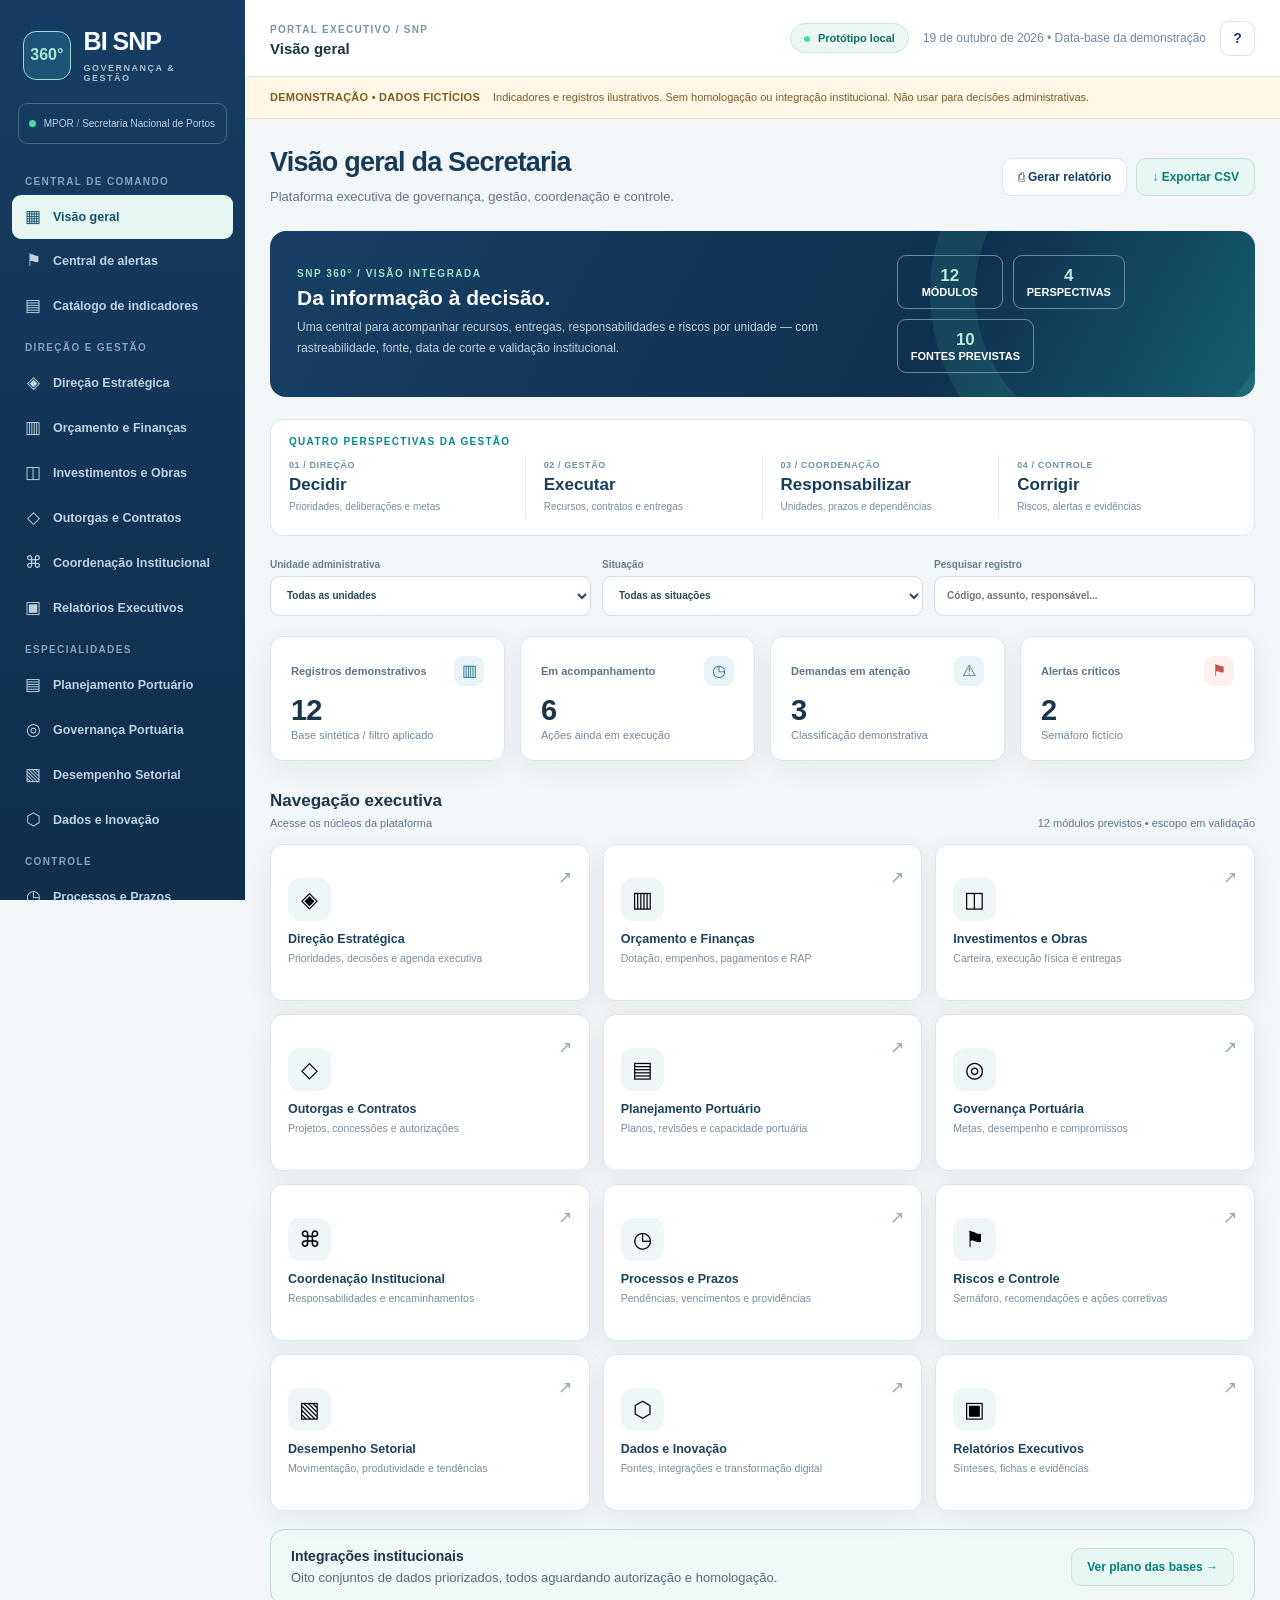
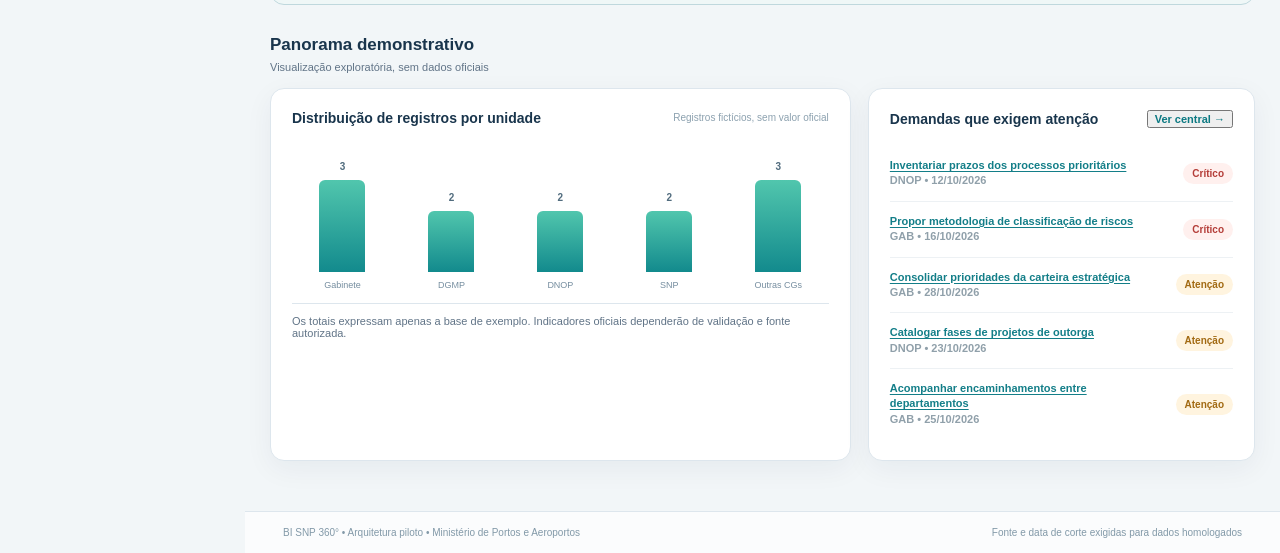
<file: web/index.html>
<!doctype html>
<html lang="pt-BR">
<head>
  <meta charset="utf-8">
  <meta name="viewport" content="width=device-width, initial-scale=1">
  <meta name="theme-color" content="#153d63">
  <meta name="description" content="Protótipo do BI SNP 360°: Governança e Gestão da Secretaria Nacional de Portos. Ambiente de demonstração sem dados oficiais.">
  <title>BI SNP 360° | Governança e Gestão</title>
  <link rel="icon" href="./assets/favicon.svg" type="image/svg+xml">
  <link rel="stylesheet" href="./assets/styles.css">
  <link rel="stylesheet" href="./assets/sector-playbook.css">
  <script src="./assets/app.js" type="module"></script>
  <script src="./assets/sector-playbook.js" defer></script>
</head>
<body>
  <a class="skip" href="#content">Ir para o conteúdo</a>
  <div class="app-layout">
    <aside class="sidebar" id="sidebar" aria-label="Menu principal">
      <div class="brand"><div class="brand-emblem">360°</div><div><strong>BI SNP</strong><span>GOVERNANÇA & GESTÃO</span></div></div>
      <div class="org-sign"><span class="org-dot"></span> MPOR <span> / </span> Secretaria Nacional de Portos</div>
      <nav id="navigation" aria-label="Módulos do BI"></nav>
      <div class="sidebar-foot"><div class="sidebar-foot-label">AMBIENTE</div><strong>Protótipo demonstrativo</strong><p>Sem conexão com bases oficiais ou processos restritos.</p><div class="side-version">v0.9.0 • Base demonstrativa 19/10/2026</div></div>
    </aside>
    <div class="main-shell">
      <header class="topbar">
        <div class="topbar-left"><button class="icon-button mobile-menu" id="menuToggle" aria-label="Abrir menu" type="button">☰</button><div><span class="eyebrow">PORTAL EXECUTIVO / SNP</span><div class="breadcrumb" id="breadcrumb">Visão geral</div></div></div>
        <div class="topbar-right"><div class="top-chip"><span class="signal"></span> Protótipo local</div><div class="date-chip" id="today"></div><button class="icon-button" id="helpBtn" aria-label="Ajuda" title="Sobre o protótipo" type="button">?</button></div>
      </header>
      <div class="demo-banner" role="status"><strong>DEMONSTRAÇÃO • DADOS FICTÍCIOS</strong><span>Indicadores e registros ilustrativos. Sem homologação ou integração institucional. Não usar para decisões administrativas.</span></div>
      <main class="page" id="content" tabindex="-1" aria-live="polite"></main>
      <footer class="footer"><span>BI SNP 360° • Arquitetura piloto • Ministério de Portos e Aeroportos</span><span>Fonte e data de corte exigidas para dados homologados</span></footer>
    </div>
  </div>
  <dialog id="detailDialog" class="detail-dialog"><div id="dialogContent"></div><button class="close-dialog" id="closeDialog" aria-label="Fechar" type="button">×</button></dialog>
  <div class="toast" id="toast" role="status" aria-live="polite"></div>
</body>
</html>
</file>
<file: web/assets/styles.css>
:root{font-family:'DM Sans',Arial,sans-serif;font-synthesis:none;--navy:#153d63;--navy-deep:#102d4a;--teal:#079d95;--teal-soft:#e7f7f4;--bg:#f2f6f8;--paper:#fff;--line:#dde6ed;--muted:#617487;--ink:#19354c;--shadow:0 8px 28px rgba(16,45,74,.055)}*{box-sizing:border-box}html{scroll-behavior:smooth}body{margin:0;background:var(--bg);color:var(--ink);font-size:14px}a{color:inherit}button,select,input{font:inherit}button{cursor:pointer}button:focus-visible,select:focus-visible,input:focus-visible,a:focus-visible{outline:3px solid #6acec0;outline-offset:2px}.skip{position:absolute;left:-9999px;top:5px;z-index:1000;background:#fff;padding:10px}.skip:focus{left:10px}.app-layout{display:flex;min-height:100vh}.sidebar{position:sticky;top:0;align-self:flex-start;height:100vh;overflow:auto;width:268px;flex:0 0 268px;background:linear-gradient(180deg,#153d63,#0f2e4c);color:#f8fcff;display:flex;flex-direction:column;z-index:30}.brand{display:flex;gap:13px;align-items:center;padding:28px 23px 20px}.brand-emblem{width:49px;height:49px;display:grid;place-items:center;border:1px solid #8de1d4;background:#1e5277;border-radius:13px;font-weight:800;color:#a4e8d7;font-size:16px}.brand strong{font-size:25px;font-family:Manrope,sans-serif;letter-spacing:-1px;display:block;line-height:1.1}.brand span{display:block;color:#a9bfce;font-size:9px;letter-spacing:1.5px;margin-top:7px;font-weight:800}.org-sign{margin:0 18px 19px;padding:12px 10px;border:1px solid #45667e;border-radius:9px;color:#bed1df;font-size:10px;line-height:1.5}.org-sign span:not(.org-dot){color:#86a8bf}.org-dot,.signal{width:7px;height:7px;background:#47dbb0;border-radius:50%;display:inline-block;margin-right:5px}.nav-section{margin-top:13px;padding:0 12px}.nav-caption{font-size:10px;color:#85a5bc;text-transform:uppercase;letter-spacing:1.35px;font-weight:800;margin:12px 13px 8px}.nav-link{display:flex;align-items:center;width:100%;gap:11px;color:#bed2df;background:none;border:0;border-radius:9px;padding:11px 12px;text-align:left;font-weight:650;font-size:12.5px;line-height:1.35}.nav-link:hover{background:#245475;color:#fff}.nav-link.active{background:#e6f7f3;color:#12536b;font-weight:800}.nav-icon{width:18px;text-align:center;font-size:17px;flex-shrink:0}.sidebar-foot{margin:auto 14px 16px;border:1px solid #39637c;background:#1a4565;border-radius:12px;padding:16px 15px}.sidebar-foot-label{font-size:9px;letter-spacing:1.5px;color:#91baca;font-weight:800;margin-bottom:6px}.sidebar-foot strong{font-size:12px}.sidebar-foot p{font-size:11px;color:#b6d0dc;line-height:1.6}.side-version{color:#a5bac9;font-size:10px;border-top:1px solid #4e6d83;padding-top:10px;margin-top:11px}.main-shell{flex:1;min-width:0;display:flex;flex-direction:column}.topbar{height:77px;background:#fff;border-bottom:1px solid var(--line);padding:0 38px;display:flex;align-items:center;justify-content:space-between;gap:12px}.topbar-left,.topbar-right{display:flex;align-items:center;gap:16px}.eyebrow{font-size:10px;color:#7b94a5;letter-spacing:1.3px;font-weight:800}.breadcrumb{font-size:15px;font-weight:800;margin-top:4px}.topbar-right{gap:14px}.top-chip{background:#ecf7f3;color:#126c60;font-size:11px;border:1px solid #c8eade;padding:8px 13px;border-radius:999px;font-weight:800}.signal{width:6px;height:6px}.date-chip{font-size:12px;color:#71879a}.icon-button{border:1px solid var(--line);border-radius:9px;width:35px;height:35px;background:#fff;font-weight:800;color:var(--navy)}.mobile-menu{display:none}.demo-banner{background:#fff6e6;padding:12px 38px;border-bottom:1px solid #f0ddba;color:#7d5c24;display:flex;align-items:center;gap:13px;font-size:11px;line-height:1.5}.demo-banner strong{letter-spacing:.25px;white-space:nowrap}.page{padding:30px 38px 60px;width:100%;max-width:1660px;margin:0 auto;flex:1}.page-title{font-family:Manrope,sans-serif;font-size:27px;letter-spacing:-.8px;margin:0 0 8px;font-weight:800;color:#173a56}.page-sub{color:var(--muted);font-size:13px;line-height:1.65;margin:0}.header-flex{display:flex;align-items:center;justify-content:space-between;gap:14px;margin-bottom:24px}.header-actions{display:flex;gap:9px;flex-wrap:wrap}.btn{border:1px solid var(--line);background:#fff;color:var(--navy);padding:11px 15px;border-radius:10px;font-size:12px;font-weight:800;display:inline-flex;gap:8px;align-items:center;justify-content:center}.btn:hover{border-color:#9fb3c3;background:#f9fbfc}.btn.primary{background:var(--navy);color:white;border-color:var(--navy)}.btn.primary:hover{background:#24608a}.btn.light{background:var(--teal-soft);border-color:#c3e7de;color:#087d77}.overview-hero{display:flex;justify-content:space-between;gap:35px;align-items:center;background:linear-gradient(118deg,#173f65,#0f314f 68%,#165d6f);color:white;border-radius:16px;padding:24px 27px;overflow:hidden;position:relative;margin-bottom:22px}.overview-hero:after{content:'';position:absolute;width:300px;height:300px;border:45px solid rgba(83,225,193,.11);border-radius:50%;right:-65px;top:-133px}.hero-kicker{font-size:10px;color:#9be2cd;font-weight:800;letter-spacing:1.5px;text-transform:uppercase}.hero-title{font:800 21px Manrope,sans-serif;margin:7px 0}.hero-text{max-width:640px;color:#c0d2de;font-size:12px;line-height:1.75;margin:0}.hero-pills{display:flex;gap:10px;flex-wrap:wrap;position:relative;z-index:1}.hero-pill{border:1px solid #668ba1;border-radius:9px;padding:10px 13px;font-size:11px;font-weight:800;min-width:106px;text-align:center}.hero-pill b{display:block;color:#b8e7dc;font-size:17px}.kpi-grid{display:grid;grid-template-columns:repeat(4,minmax(0,1fr));gap:15px;margin:20px 0 26px}.kpi{background:var(--paper);border:1px solid var(--line);border-radius:13px;box-shadow:var(--shadow);padding:19px 20px;min-height:125px}.kpi-head{display:flex;align-items:center;justify-content:space-between;color:var(--muted);font-size:11px;font-weight:800;gap:10px}.kpi-icon{border-radius:9px;width:30px;height:30px;display:grid;place-items:center;font-size:16px;background:#e8f4f7;color:#2a7187}.kpi-value{font:800 29px Manrope,sans-serif;letter-spacing:-1px;margin:8px 0 2px}.kpi-desc{font-size:11px;color:#75889a}.kpi:nth-child(4) .kpi-icon{background:#fff0ef;color:#c1544f}.section-row{display:flex;justify-content:space-between;align-items:end;gap:12px;margin:30px 0 15px}.section-title{font:800 17px Manrope,sans-serif;margin:0}.section-sub{color:var(--muted);font-size:11px;margin-top:6px}.tiny-link{font-size:11px;font-weight:800;color:#0c7982;text-decoration:none}.tiny-link:hover{text-decoration:underline}.module-grid{display:grid;grid-template-columns:repeat(4,minmax(0,1fr));gap:13px}.module-card{text-align:left;background:#fff;padding:19px 17px;border:1px solid var(--line);border-radius:13px;min-height:157px;position:relative;box-shadow:var(--shadow);transition:transform .2s,box-shadow .2s}.module-card:hover{transform:translateY(-3px);box-shadow:0 12px 26px rgba(22,60,88,.12);border-color:#9acac7}.module-card .mod-icon{font-size:22px;background:#eff6f8;display:inline-grid;place-items:center;width:43px;height:43px;border-radius:12px;margin-bottom:11px}.module-card .mod-title{display:block;color:#1a425c;font:800 12.5px Manrope,sans-serif}.module-card .mod-sub{display:block;color:#7a8c9b;font-size:10.5px;margin-top:5px;line-height:1.5}.module-card .mod-arrow{position:absolute;right:17px;top:22px;color:#90a9b9;font-size:17px}.layout-2{display:grid;grid-template-columns:minmax(0,1.35fr) minmax(280px,.9fr);gap:17px}.panel{border:1px solid var(--line);background:#fff;border-radius:14px;padding:21px;box-shadow:var(--shadow);min-width:0}.panel-head{display:flex;justify-content:space-between;align-items:center;gap:9px;margin-bottom:18px}.panel h3{font:800 14px Manrope,sans-serif;margin:0}.panel-note{font-size:10px;color:#8ca1af}.chart-bars{display:flex;align-items:flex-end;justify-content:space-around;gap:12px;min-height:160px;border-bottom:1px solid var(--line);padding:12px 2px 0}.chart-col{flex:1;display:flex;flex-direction:column;align-items:center;gap:8px;justify-content:end;height:146px}.bar{width:min(70%,46px);background:linear-gradient(0deg,#128a8d,#51c6ad);border-radius:6px 6px 0 0;min-height:5px;transition:height .2s}.chart-val{font-size:10px;color:#516c7e;font-weight:800}.chart-label{font-size:9px;color:#758d9f;max-width:80px;text-align:center;line-height:1.3;height:23px}.risk-row{display:flex;align-items:center;gap:10px;padding:12px 0;border-bottom:1px solid #edf1f4;font-size:11px}.risk-row:last-child{border-bottom:0}.risk-title{flex:1;font-weight:700;line-height:1.4}.risk-meta{color:#90a0aa}.badge-risk{border-radius:99px;font-size:10px;padding:5px 9px;font-weight:800;display:inline-block;white-space:nowrap}.badge-risk.critico{background:#fff0ee;color:#b43d38}.badge-risk.atencao{background:#fff4df;color:#a26a12}.badge-risk.regular{background:#e4f6ee;color:#1d8564}.badge-risk.dados_pendentes{background:#edf1f5;color:#5f7483}.filters{display:grid;grid-template-columns:repeat(3,minmax(0,1fr));gap:11px;margin:0 0 20px}.filter-field{display:block;font-weight:800;font-size:10px;color:#647f90}.filter-field select,.filter-field input{display:block;width:100%;padding:11px 12px;margin-top:6px;border:1px solid #cfdce5;border-radius:9px;background:#fff;color:#25465e;min-height:40px;outline-offset:2px}.table-wrap{overflow-x:auto}.data-table{width:100%;border-collapse:collapse;min-width:760px}.data-table th{font-size:10px;letter-spacing:.5px;color:#6e8695;text-transform:uppercase;background:#f4f8fa;text-align:left;padding:13px 12px;border-bottom:1px solid var(--line)}.data-table td{font-size:11px;color:#506c7e;padding:15px 12px;border-bottom:1px solid #eaf0f3;vertical-align:middle}.data-table td strong{color:#203f59}.data-table tbody tr:hover{background:#f8fbfc}.table-link{border:none;background:transparent;color:#137e88;text-decoration:underline;text-underline-offset:2px;text-align:left;font-size:11px;font-weight:750;padding:0;max-width:330px}.small-caps{color:#869ba9;font-weight:800;font-size:10px}.empty-state{text-align:center;padding:55px 20px;color:#657e91;line-height:1.8}.empty-icon{font-size:38px;display:block;margin-bottom:9px}.notice{padding:13px 15px;border-radius:9px;background:#edf6f9;border:1px solid #d2e8f0;color:#4b7789;font-size:11px;line-height:1.6;margin-bottom:15px}.notice.warning{background:#fff7e6;border-color:#f1dfba;color:#8e6527}.source-grid{display:grid;grid-template-columns:repeat(2,minmax(0,1fr));gap:12px}.source-card{border:1px solid var(--line);padding:17px;border-radius:11px;background:#fff}.source-card strong{display:block;margin-bottom:6px}.source-card p{font-size:11px;line-height:1.6;color:#748a9a;margin:0}.chip{display:inline-block;font-size:10px;padding:4px 8px;background:#eff5f8;color:#40647d;border-radius:99px;margin-top:9px}.catalogue-grid{display:grid;grid-template-columns:repeat(2,minmax(0,1fr));gap:13px}.indicator-card{background:#fff;border:1px solid var(--line);border-radius:11px;padding:17px}.indicator-card h4{margin:0 0 7px;font-size:12px}.indicator-card p{margin:0;color:#738999;font-size:11px;line-height:1.65}.indicator-meta{display:flex;gap:6px;flex-wrap:wrap;margin-top:11px}.details-list{display:grid;grid-template-columns:repeat(2,1fr);gap:14px}.detail-field{padding:12px;background:#f6f9fa;border-radius:8px;word-break:break-word}.detail-field small{display:block;font-size:10px;color:#8094a2;font-weight:800;text-transform:uppercase;margin-bottom:5px}.detail-field strong{font-size:12px;font-weight:700}.detail-field.wide{grid-column:1/-1}.detail-dialog{border:0;max-width:680px;width:calc(100% - 30px);padding:28px;border-radius:17px;box-shadow:0 22px 75px #102d4a55;color:var(--ink)}.detail-dialog::backdrop{background:#081e34a8}.close-dialog{position:absolute;right:15px;top:13px;border:0;background:#eff4f7;color:#385d78;border-radius:8px;width:30px;height:30px;font-size:23px}.detail-dialog h2{font:800 21px Manrope,sans-serif;line-height:1.4;padding-right:22px}.dialog-overline{font-size:10px;letter-spacing:1px;color:#0b8e8a;font-weight:800}.report-body{padding:20px;line-height:1.65}.report-body h3{margin:25px 0 10px;color:var(--navy)}.report-body p{font-size:12px}.report-body table{width:100%;border-collapse:collapse;font-size:11px}.report-body th,.report-body td{border:1px solid #d4e1e7;padding:8px;text-align:left}.report-body th{background:#edf4f7}.report-mark{border-left:4px solid #d18f2b;background:#fff5e6;padding:12px;font-size:11px}.toast{position:fixed;bottom:20px;right:20px;background:#153d63;color:white;box-shadow:0 8px 25px #112d4a44;padding:12px 17px;border-radius:9px;font-size:12px;opacity:0;pointer-events:none;transform:translateY(15px);transition:.2s;z-index:100}.toast.show{opacity:1;transform:translateY(0)}.footer{padding:15px 38px;border-top:1px solid var(--line);display:flex;justify-content:space-between;gap:10px;color:#8299a8;font-size:10px;background:#fbfcfd}.method-item{display:flex;gap:12px;align-items:flex-start;border-bottom:1px solid #e6eef1;padding:13px 0}.method-index{background:#e7f6f2;color:#19827a;border-radius:8px;padding:7px 10px;font-weight:800}.method-item strong{display:block;font-size:12px}.method-item p{font-size:11px;color:#667c8d;margin:4px 0;line-height:1.6}.small{font-size:11px;color:var(--muted)}.no-records{font-weight:800;color:#546f81}.searchbar{background:#fff;border:1px solid var(--line);padding:10px 13px;display:flex;gap:6px;border-radius:10px;min-width:240px}.searchbar input{border:0;outline:0;min-width:0;flex:1;color:var(--ink)}@media(max-width:1280px){.module-grid{grid-template-columns:repeat(3,minmax(0,1fr))}.page{padding:28px 25px 50px}.topbar,.demo-banner{padding-left:25px;padding-right:25px}.sidebar{width:245px;flex-basis:245px}}@media(max-width:1050px){.module-grid{grid-template-columns:repeat(2,minmax(0,1fr))}.kpi-grid{grid-template-columns:repeat(2,minmax(0,1fr))}.overview-hero{display:block}.hero-pills{margin-top:14px}.layout-2{grid-template-columns:1fr}}@media(max-width:800px){.sidebar{position:fixed;left:-275px;transition:left .18s;width:265px}.sidebar.open{left:0;box-shadow:8px 0 35px #091d2c65}.mobile-menu{display:block}.topbar-right .date-chip{display:none}.filters{grid-template-columns:1fr 1fr}.demo-banner{display:block}.demo-banner strong{display:block;margin-bottom:4px}}@media(max-width:540px){.page{padding:20px 15px 40px}.topbar{padding:0 15px}.demo-banner{padding:11px 15px}.page-title{font-size:23px}.module-grid,.kpi-grid,.filters,.catalogue-grid,.source-grid{grid-template-columns:1fr}.module-card{min-height:115px}.header-flex{display:block}.header-actions{margin-top:15px}.top-chip{display:none}.footer{padding:14px 15px;display:block}.footer span{display:block;margin-bottom:4px}.details-list{grid-template-columns:1fr}.detail-field.wide{grid-column:auto}}@media print{.sidebar,.topbar,.demo-banner,.footer,.header-actions,.filters,.section-row,.module-grid,.kpi-grid,.detail-dialog,.toast,.no-print{display:none!important}.page{padding:0}.panel{border:0;box-shadow:none}.report-body{padding:0}body{background:white}}

/* Painel de prontidão de integrações: desenho responsivo e sem métricas fictícias. */
.readiness-callout{margin:18px 0;padding:18px 20px;border:1px solid #bfd8dd;background:#eff7f7;border-radius:14px;display:flex;justify-content:space-between;align-items:center;gap:16px}
.readiness-callout p{margin:6px 0 0;color:#526a7b;font-size:13px}
.readiness-grid{display:grid;grid-template-columns:repeat(2,minmax(0,1fr));gap:15px;margin:18px 0}
.readiness-card{padding:18px;background:#fff;border:1px solid #d9e4e8;border-radius:15px;box-shadow:0 2px 10px #153d6310}
.readiness-card p{font-size:13px;line-height:1.55;color:#49677c}
.readiness-heading{display:flex;gap:12px;align-items:flex-start;margin-bottom:12px}
.readiness-heading h3{margin:0 0 8px;font-size:16px}
.readiness-step{background:#153d63;color:#fff;font-size:13px;border-radius:10px;padding:9px;font-weight:800}
.readiness-steps{margin-top:12px;line-height:2;color:#49677c}
.chip.pending{display:inline-block;background:#fff3df;border:1px solid #f0cb84;color:#7e5a22}
@media(max-width:760px){.readiness-grid{grid-template-columns:1fr}.readiness-callout{align-items:stretch;flex-direction:column}.readiness-callout .btn{width:100%}}
</file>
<file: web/assets/sector-playbook.css>
/* Caderno técnico SNP 360°: mínimo, responsivo, exclusivamente ilustrativo. */
.tech-section,.perspective-board,.people-panel{margin:20px 0 23px}
.tech-section{border:1px solid #d4e4e8;background:#fff;border-radius:15px;padding:21px;box-shadow:0 6px 22px rgba(19,61,91,.035)}
.tech-top{display:flex;justify-content:space-between;gap:16px;align-items:flex-start;margin-bottom:18px}
.tech-eyebrow{font-size:10px;font-weight:850;letter-spacing:1.3px;color:#008a89;text-transform:uppercase;margin-bottom:8px}
.tech-top h2,.people-note h2{font-size:18px;letter-spacing:-.45px;margin:0 0 6px;color:#153d63}
.tech-top p{font-size:12px;line-height:1.65;color:#556e80;max-width:750px;margin:0}
.tech-mini{display:grid;grid-template-columns:1.15fr 1fr 1fr;gap:8px;margin:0 0 14px}
.tech-mini span{display:block;padding:11px 13px;border:1px solid #e4edf1;border-radius:10px;background:#f5f9fa;font-size:11px;line-height:1.55;color:#47677a}
.tech-mini strong{display:block;color:#7d93a0;font-size:10px;margin-bottom:3px;text-transform:uppercase;letter-spacing:.3px}
.tech-cols{display:grid;grid-template-columns:repeat(3,minmax(0,1fr));gap:12px}
.tech-card{background:#fbfdfe;border:1px solid #e0e9ed;padding:16px;border-radius:12px;min-width:0}
.tech-card h3{font-size:12px;color:#1b4762;margin:0 0 10px;line-height:1.4}
.tech-card ul{margin:0;padding-left:17px;color:#5a7384;font-size:11.5px;line-height:1.7}
.tech-card li+li{margin-top:7px}
.tech-flow{display:flex;flex-wrap:wrap;gap:7px;margin-top:13px}
.tech-flow span{flex:1;min-width:110px;text-align:center;border:1px solid #c9e6df;background:#eff8f6;color:#16746e;padding:9px 10px;border-radius:9px;font-size:10px;font-weight:800}
.tech-footnote{font-size:10px;color:#8699a6;line-height:1.5;margin:12px 0 0}
.perspective-board{padding:16px 18px;border:1px solid #dce7ed;border-radius:13px;background:#fff}
.perspective-grid{display:grid;grid-template-columns:repeat(4,1fr);gap:0}
.perspective-grid>div{padding:5px 18px;border-right:1px solid #e3eaf0}
.perspective-grid>div:first-child{padding-left:0}.perspective-grid>div:last-child{border-right:0}
.perspective-grid span,.perspective-grid strong,.perspective-grid small{display:block}
.perspective-grid span{color:#6b96a5;font-size:9px;font-weight:850;letter-spacing:.6px}
.perspective-grid strong{font-size:17px;color:#173d5b;margin:5px 0}
.perspective-grid small{color:#788d9e;font-size:10px;line-height:1.4}
.people-panel>.page-sub{margin-bottom:15px}
.tech-warning{margin:16px 0 20px;background:#fff8e9;border:1px solid #e9d6aa;color:#87632d;border-radius:10px;padding:13px 15px;font-size:11.5px;line-height:1.6}
.people-kpis{display:grid;grid-template-columns:repeat(4,minmax(0,1fr));gap:12px;margin:16px 0 23px}
.people-kpis>div{background:#fff;border:1px solid #dce7ed;border-radius:12px;padding:15px}
.people-kpis span,.people-kpis strong,.people-kpis small{display:block}
.people-kpis span{font-size:11px;font-weight:800;color:#4c7087}
.people-kpis strong{font-size:30px;color:#23647d;margin:7px 0}
.people-kpis small{font-size:10px;color:#8296a4;line-height:1.4}
.people-note{border:1px solid #dce7ed;background:white;border-radius:12px;padding:17px;margin-top:13px}
.people-note p{font-size:12px;line-height:1.7;color:#5e7584}
@media(max-width:1100px){.tech-cols{grid-template-columns:1fr 1fr}.tech-card.tech-last{grid-column:1/-1}.perspective-grid{grid-template-columns:repeat(2,1fr);row-gap:16px}.perspective-grid>div:nth-child(2){border-right:0}}
@media(max-width:760px){.tech-mini{grid-template-columns:1fr}.tech-top{display:block}.tech-top .btn{margin-top:15px}.tech-cols{grid-template-columns:1fr}.tech-card.tech-last{grid-column:auto}.people-kpis{grid-template-columns:repeat(2,1fr)}}
@media(max-width:500px){.tech-section{padding:15px}.people-kpis{grid-template-columns:1fr 1fr;gap:8px}.perspective-grid{grid-template-columns:1fr 1fr}.perspective-grid>div{padding:4px 9px}.perspective-grid>div:nth-child(2n+1){padding-left:0}.perspective-grid strong{font-size:14px}.tech-flow span{min-width:90px}}
@media print{.tech-top button{display:none}.tech-section{break-inside:avoid}.people-panel{break-inside:avoid}}
</file>
